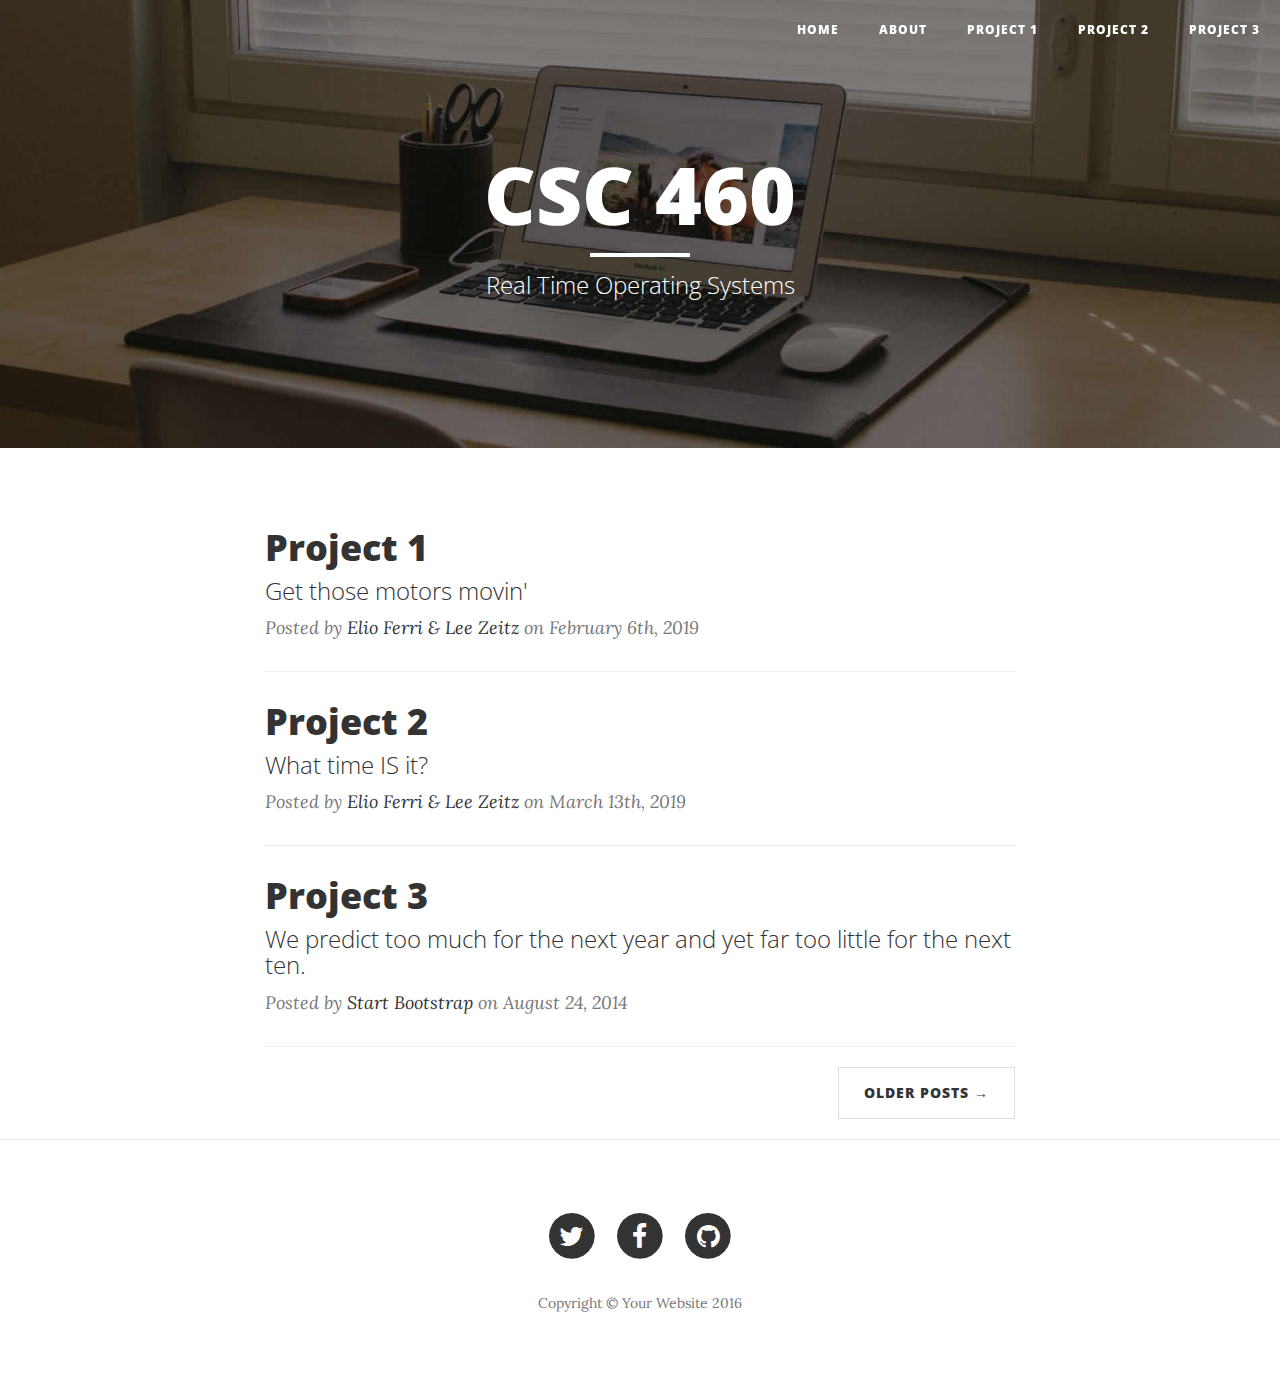
<file: index.html>
<!DOCTYPE html>
<html lang="en">

<head>

    <meta charset="utf-8">
    <meta http-equiv="X-UA-Compatible" content="IE=edge">
    <meta name="viewport" content="width=device-width, initial-scale=1">
    <meta name="description" content="">
    <meta name="author" content="">

    <title>CSC 460</title>

    <!-- Bootstrap Core CSS -->
    <link href="vendor/bootstrap/css/bootstrap.min.css" rel="stylesheet">

    <!-- Theme CSS -->
    <link href="css/clean-blog.min.css" rel="stylesheet">

    <!-- Custom Fonts -->
    <link href="vendor/font-awesome/css/font-awesome.min.css" rel="stylesheet" type="text/css">
    <link href='https://fonts.googleapis.com/css?family=Lora:400,700,400italic,700italic' rel='stylesheet' type='text/css'>
    <link href='https://fonts.googleapis.com/css?family=Open+Sans:300italic,400italic,600italic,700italic,800italic,400,300,600,700,800' rel='stylesheet' type='text/css'>

    <!-- HTML5 Shim and Respond.js IE8 support of HTML5 elements and media queries -->
    <!-- WARNING: Respond.js doesn't work if you view the page via file:// -->
    <!--[if lt IE 9]>
        <script src="https://oss.maxcdn.com/libs/html5shiv/3.7.0/html5shiv.js"></script>
        <script src="https://oss.maxcdn.com/libs/respond.js/1.4.2/respond.min.js"></script>
    <![endif]-->

</head>

<body>

    <!-- Navigation -->
    <nav class="navbar navbar-default navbar-custom navbar-fixed-top">
        <div class="container-fluid">
            <!-- Brand and toggle get grouped for better mobile display -->
            <!--
            <div class="navbar-header page-scroll">
                <button type="button" class="navbar-toggle" data-toggle="collapse" data-target="#bs-example-navbar-collapse-1">
                    <span class="sr-only">Toggle navigation</span>
                    Menu <i class="fa fa-bars"></i>
                </button>
                <a class="navbar-brand" href="index.html">Start Bootstrap</a>
            </div>
            -->

            <!-- Collect the nav links, forms, and other content for toggling -->
            <div class="collapse navbar-collapse" id="bs-example-navbar-collapse-1">
                <ul class="nav navbar-nav navbar-right">
                    <li>
                        <a href="index.html">Home</a>
                    </li>
                    <li>
                        <a href="about.html">About</a>
                    </li>
                    <li>
                        <a href="project1.html">Project 1</a>
                    </li>
                    <li>
                        <a href="project2.html">Project 2</a>
                    </li>
                    <li>
                        <a href="project3.html">Project 3</a>
                    </li>
                </ul>
            </div>
            <!-- /.navbar-collapse -->
        </div>
        <!-- /.container -->
    </nav>

    <!-- Page Header -->
    <!-- Set your background image for this header on the line below. -->
    <header class="intro-header" style="background-image: url('img/home-bg.jpg')">
        <div class="container">
            <div class="row">
                <div class="col-lg-8 col-lg-offset-2 col-md-10 col-md-offset-1">
                    <div class="site-heading">
                        <h1>CSC 460</h1>
                        <hr class="small">
                        <span class="subheading">Real Time Operating Systems</span>
                    </div>
                </div>
            </div>
        </div>
    </header>

    <!-- Main Content -->
    <div class="container">
        <div class="row">
            <div class="col-lg-8 col-lg-offset-2 col-md-10 col-md-offset-1">
                <div class="post-preview">
                    <a href="project1.html">
                        <h2 class="post-title">
                            Project 1
                        </h2>
                        <h3 class="post-subtitle">
                            Get those motors movin'
                        </h3>
                    </a>
                    <p class="post-meta">Posted by <a href="about.html">Elio Ferri & Lee Zeitz</a> on February 6th, 2019</p>
                </div>
                <hr>
                <div class="post-preview">
                    <a href="project2.html">
                        <h2 class="post-title">
                            Project 2
                        </h2>
                        <h3 class="post-subtitle">
                            What time IS it?
                        </h3>
                    </a>
                    <p class="post-meta">Posted by <a href="about.html">Elio Ferri & Lee Zeitz</a> on March 13th, 2019</p>
                </div>
                <hr>
                <div class="post-preview">
                    <a href="project3.html">
                        <h2 class="post-title">
                            Project 3
                        </h2>
                        <h3 class="post-subtitle">
                            We predict too much for the next year and yet far too little for the next ten.
                        </h3>
                    </a>
                    <p class="post-meta">Posted by <a href="#">Start Bootstrap</a> on August 24, 2014</p>
                </div>
                <hr>
                <!-- Pager -->
                <ul class="pager">
                    <li class="next">
                        <a href="#">Older Posts &rarr;</a>
                    </li>
                </ul>
            </div>
        </div>
    </div>

    <hr>

    <!-- Footer -->
    <footer>
        <div class="container">
            <div class="row">
                <div class="col-lg-8 col-lg-offset-2 col-md-10 col-md-offset-1">
                    <ul class="list-inline text-center">
                        <li>
                            <a href="#">
                                <span class="fa-stack fa-lg">
                                    <i class="fa fa-circle fa-stack-2x"></i>
                                    <i class="fa fa-twitter fa-stack-1x fa-inverse"></i>
                                </span>
                            </a>
                        </li>
                        <li>
                            <a href="#">
                                <span class="fa-stack fa-lg">
                                    <i class="fa fa-circle fa-stack-2x"></i>
                                    <i class="fa fa-facebook fa-stack-1x fa-inverse"></i>
                                </span>
                            </a>
                        </li>
                        <li>
                            <a href="#">
                                <span class="fa-stack fa-lg">
                                    <i class="fa fa-circle fa-stack-2x"></i>
                                    <i class="fa fa-github fa-stack-1x fa-inverse"></i>
                                </span>
                            </a>
                        </li>
                    </ul>
                    <p class="copyright text-muted">Copyright &copy; Your Website 2016</p>
                </div>
            </div>
        </div>
    </footer>

    <!-- jQuery -->
    <script src="vendor/jquery/jquery.min.js"></script>

    <!-- Bootstrap Core JavaScript -->
    <script src="vendor/bootstrap/js/bootstrap.min.js"></script>

    <!-- Contact Form JavaScript -->
    <script src="js/jqBootstrapValidation.js"></script>
    <script src="js/contact_me.js"></script>

    <!-- Theme JavaScript -->
    <script src="js/clean-blog.min.js"></script>

</body>

</html>
</file>
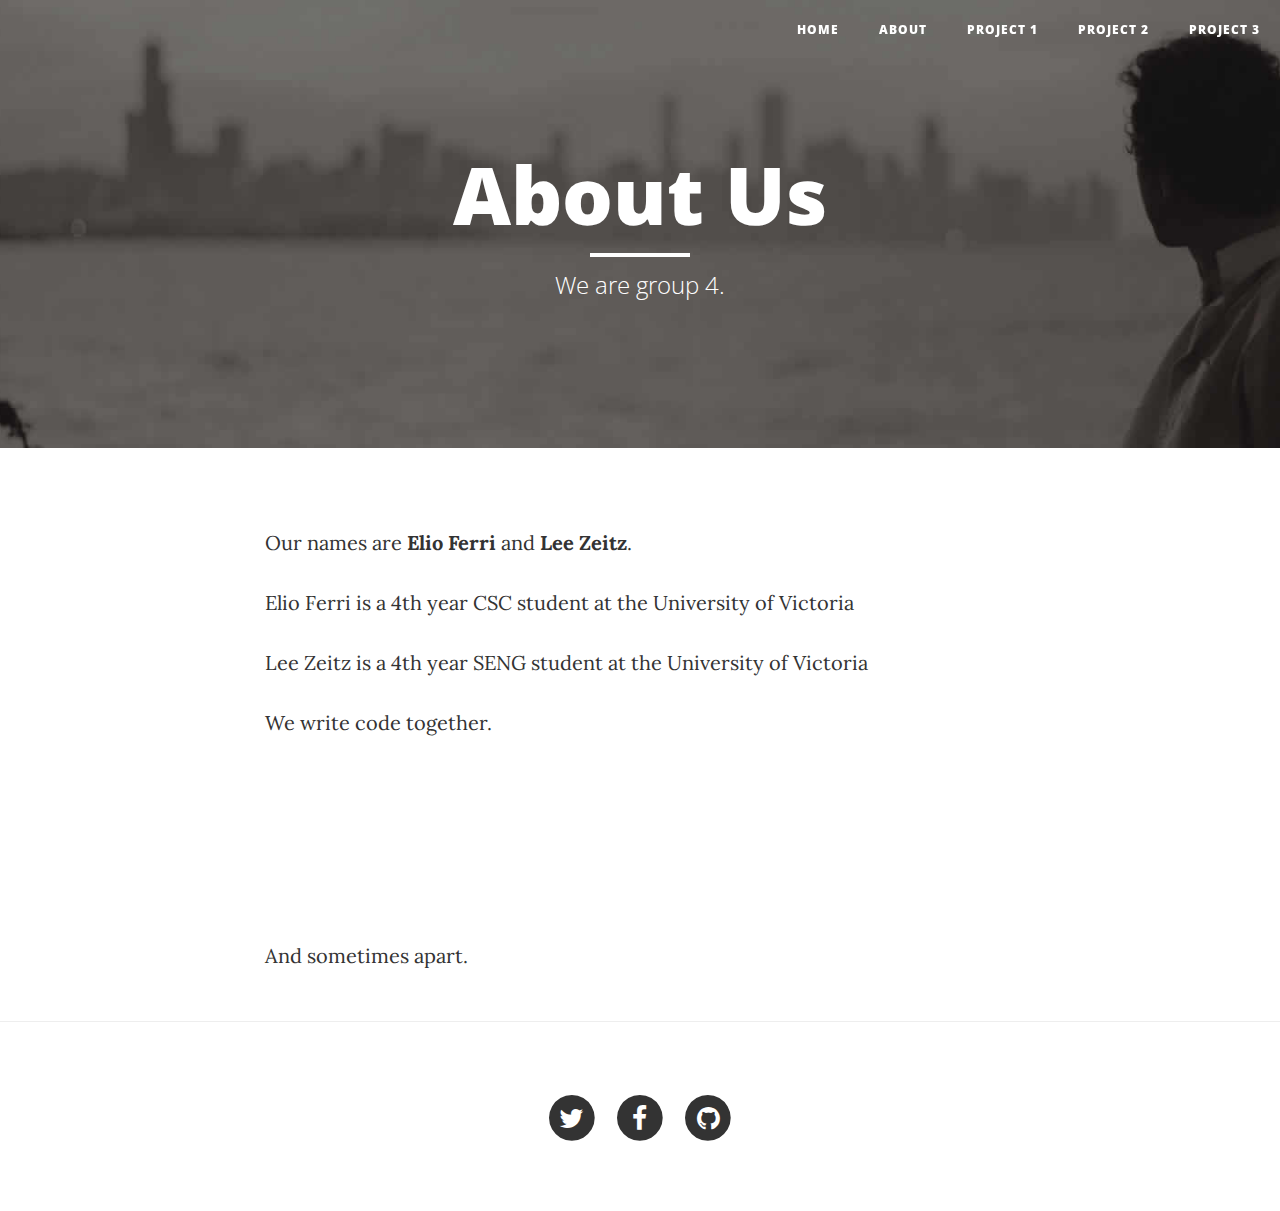
<file: about.html>
<!DOCTYPE html>
<html lang="en">

<head>

    <meta charset="utf-8">
    <meta http-equiv="X-UA-Compatible" content="IE=edge">
    <meta name="viewport" content="width=device-width, initial-scale=1">
    <meta name="description" content="">
    <meta name="author" content="">

    <title>About</title>

    <!-- Bootstrap Core CSS -->
    <link href="vendor/bootstrap/css/bootstrap.min.css" rel="stylesheet">

    <!-- Theme CSS -->
    <link href="css/clean-blog.min.css" rel="stylesheet">

    <!-- Custom Fonts -->
    <link href="vendor/font-awesome/css/font-awesome.min.css" rel="stylesheet" type="text/css">
    <link href='https://fonts.googleapis.com/css?family=Lora:400,700,400italic,700italic' rel='stylesheet' type='text/css'>
    <link href='https://fonts.googleapis.com/css?family=Open+Sans:300italic,400italic,600italic,700italic,800italic,400,300,600,700,800' rel='stylesheet' type='text/css'>

    <!-- HTML5 Shim and Respond.js IE8 support of HTML5 elements and media queries -->
    <!-- WARNING: Respond.js doesn't work if you view the page via file:// -->
    <!--[if lt IE 9]>
        <script src="https://oss.maxcdn.com/libs/html5shiv/3.7.0/html5shiv.js"></script>
        <script src="https://oss.maxcdn.com/libs/respond.js/1.4.2/respond.min.js"></script>
    <![endif]-->

</head>

<body>

    <!-- Navigation -->
    <nav class="navbar navbar-default navbar-custom navbar-fixed-top">
        <div class="container-fluid">
            <!-- Brand and toggle get grouped for better mobile display -->
            <!--
            <div class="navbar-header page-scroll">
                <button type="button" class="navbar-toggle" data-toggle="collapse" data-target="#bs-example-navbar-collapse-1">
                    <span class="sr-only">Toggle navigation</span>
                    Menu <i class="fa fa-bars"></i>
                </button>
                <a class="navbar-brand" href="index.html">Start Bootstrap</a>
            </div>
            -->

            <!-- Collect the nav links, forms, and other content for toggling -->
            <div class="collapse navbar-collapse" id="bs-example-navbar-collapse-1">
                <ul class="nav navbar-nav navbar-right">
                    <li>
                        <a href="index.html">Home</a>
                    </li>
                    <li>
                        <a href="about.html">About</a>
                    </li>
                    <li>
                        <a href="project1.html">Project 1</a>
                    </li>
                    <li>
                        <a href="project2.html">Project 2</a>
                    </li>
                    <li>
                        <a href="project3.html">Project 3</a>
                    </li>
                </ul>
            </div>
            <!-- /.navbar-collapse -->
        </div>
        <!-- /.container -->
    </nav>

    <!-- Page Header -->
    <!-- Set your background image for this header on the line below. -->
    <header class="intro-header" style="background-image: url('img/about-bg.jpg')">
        <div class="container">
            <div class="row">
                <div class="col-lg-8 col-lg-offset-2 col-md-10 col-md-offset-1">
                    <div class="page-heading">
                        <h1>About Us</h1>
                        <hr class="small">
                        <span class="subheading">We are group 4.</span>
                    </div>
                </div>
            </div>
        </div>
    </header>

    <!-- Main Content -->
    <div class="container">
        <div class="row">
            <div class="col-lg-8 col-lg-offset-2 col-md-10 col-md-offset-1">
            <p>Our names are <strong>Elio Ferri</strong> and <strong>Lee Zeitz</strong>.</p>
            <p>Elio Ferri is a 4th year CSC student at the University of Victoria</p>
            <p>Lee Zeitz is a 4th year SENG student at the University of Victoria</p>
            <p>We write code together.</p>
            <br><br><br><br><br>
            <p>And sometimes apart.</p>
            </div>
        </div>
    </div>

    <hr>

    <!-- Footer -->
    <footer>
        <div class="container">
            <div class="row">
                <div class="col-lg-8 col-lg-offset-2 col-md-10 col-md-offset-1">
                    <ul class="list-inline text-center">
                        <li>
                            <a href="#">
                                <span class="fa-stack fa-lg">
                                    <i class="fa fa-circle fa-stack-2x"></i>
                                    <i class="fa fa-twitter fa-stack-1x fa-inverse"></i>
                                </span>
                            </a>
                        </li>
                        <li>
                            <a href="#">
                                <span class="fa-stack fa-lg">
                                    <i class="fa fa-circle fa-stack-2x"></i>
                                    <i class="fa fa-facebook fa-stack-1x fa-inverse"></i>
                                </span>
                            </a>
                        </li>
                        <li>
                            <a href="#">
                                <span class="fa-stack fa-lg">
                                    <i class="fa fa-circle fa-stack-2x"></i>
                                    <i class="fa fa-github fa-stack-1x fa-inverse"></i>
                                </span>
                            </a>
                        </li>
                    </ul>
                </div>
            </div>
        </div>
    </footer>

    <!-- jQuery -->
    <script src="vendor/jquery/jquery.min.js"></script>

    <!-- Bootstrap Core JavaScript -->
    <script src="vendor/bootstrap/js/bootstrap.min.js"></script>

    <!-- Contact Form JavaScript -->
    <script src="js/jqBootstrapValidation.js"></script>
    <script src="js/contact_me.js"></script>

    <!-- Theme JavaScript -->
    <script src="js/clean-blog.min.js"></script>

</body>

</html>
</file>
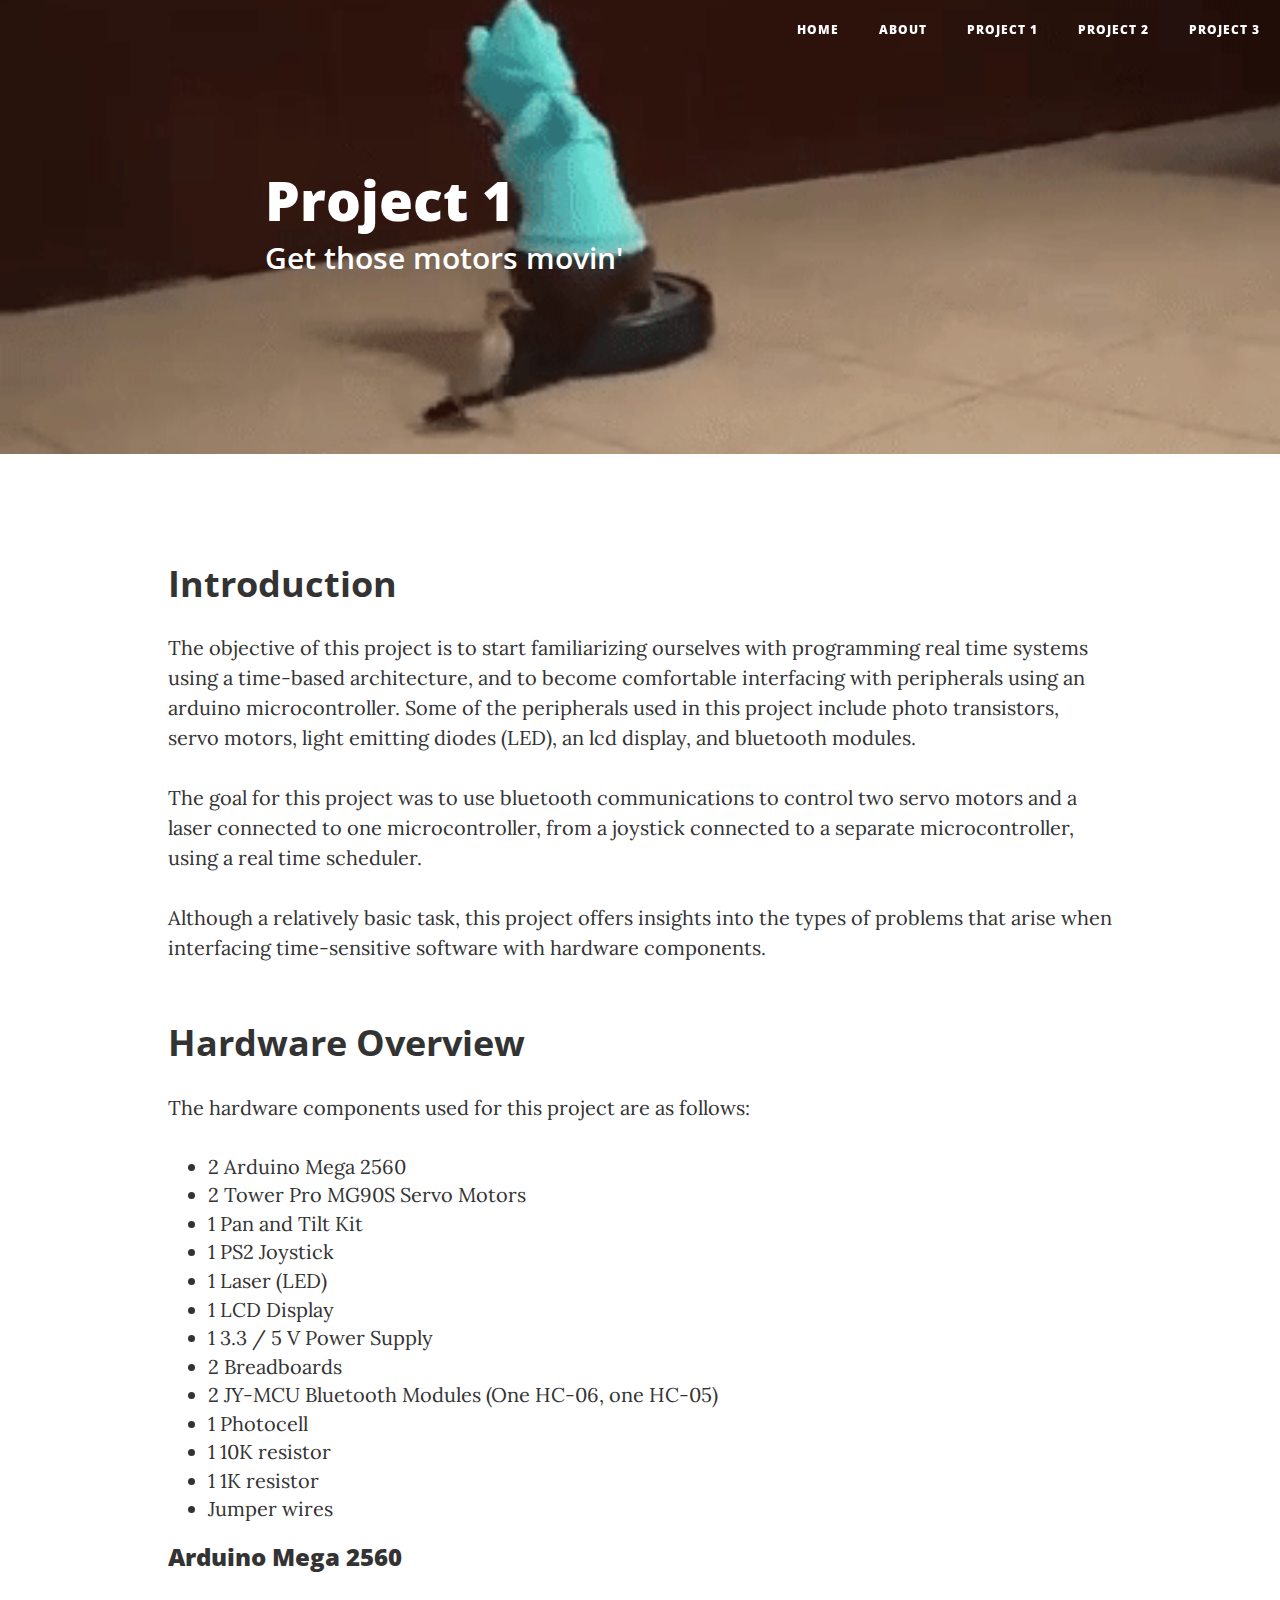
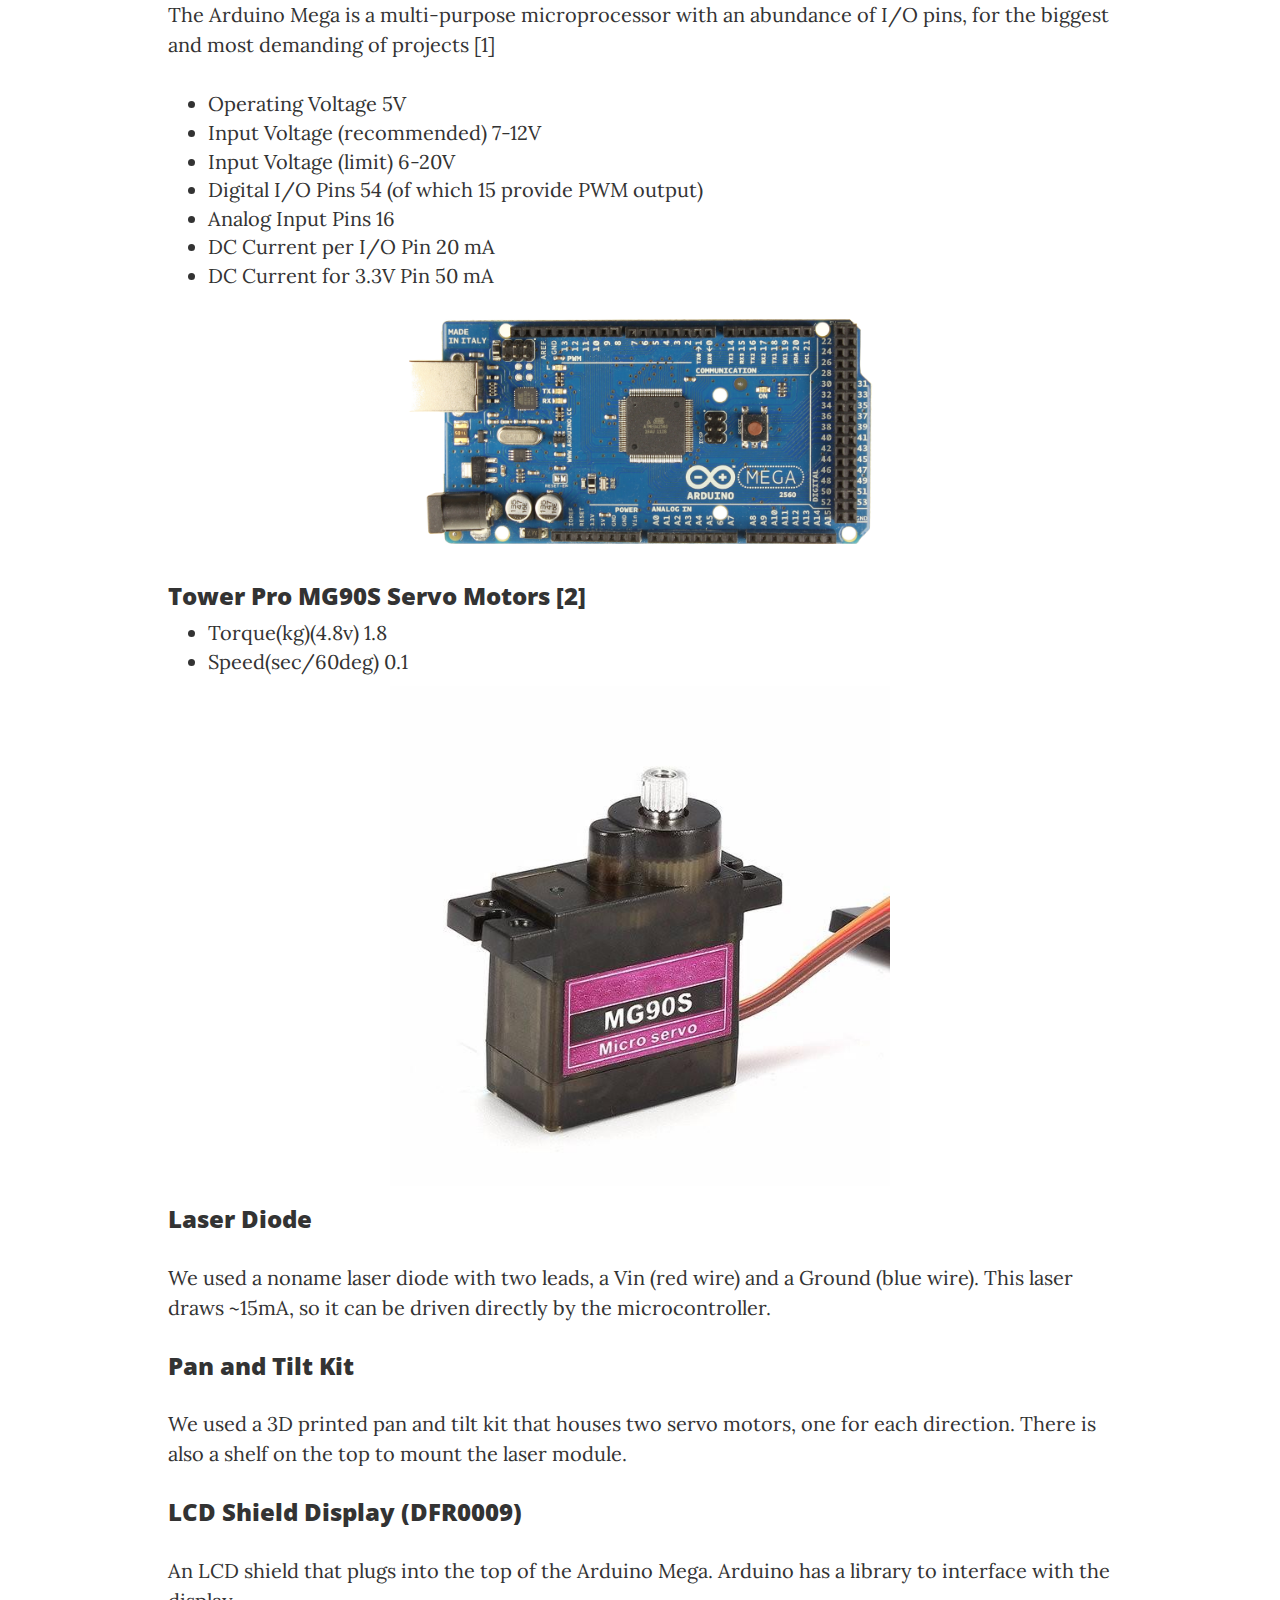
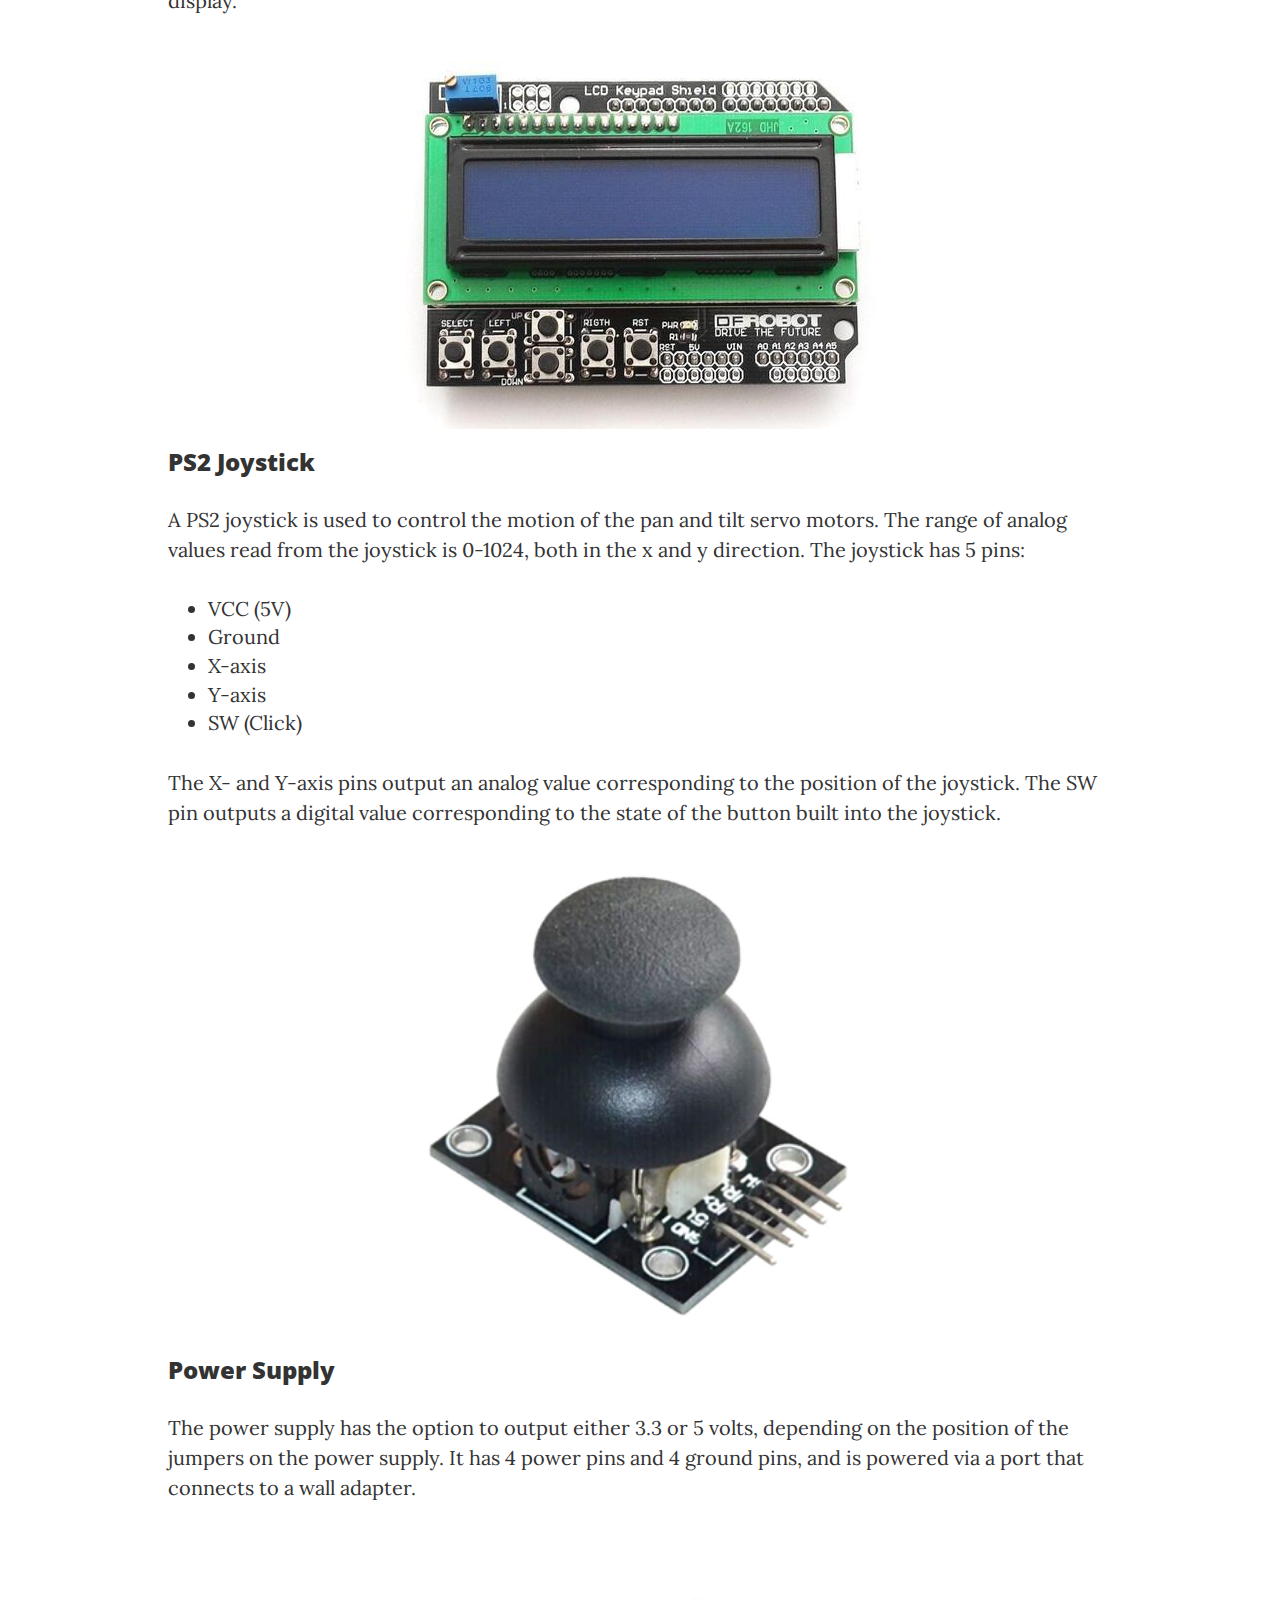
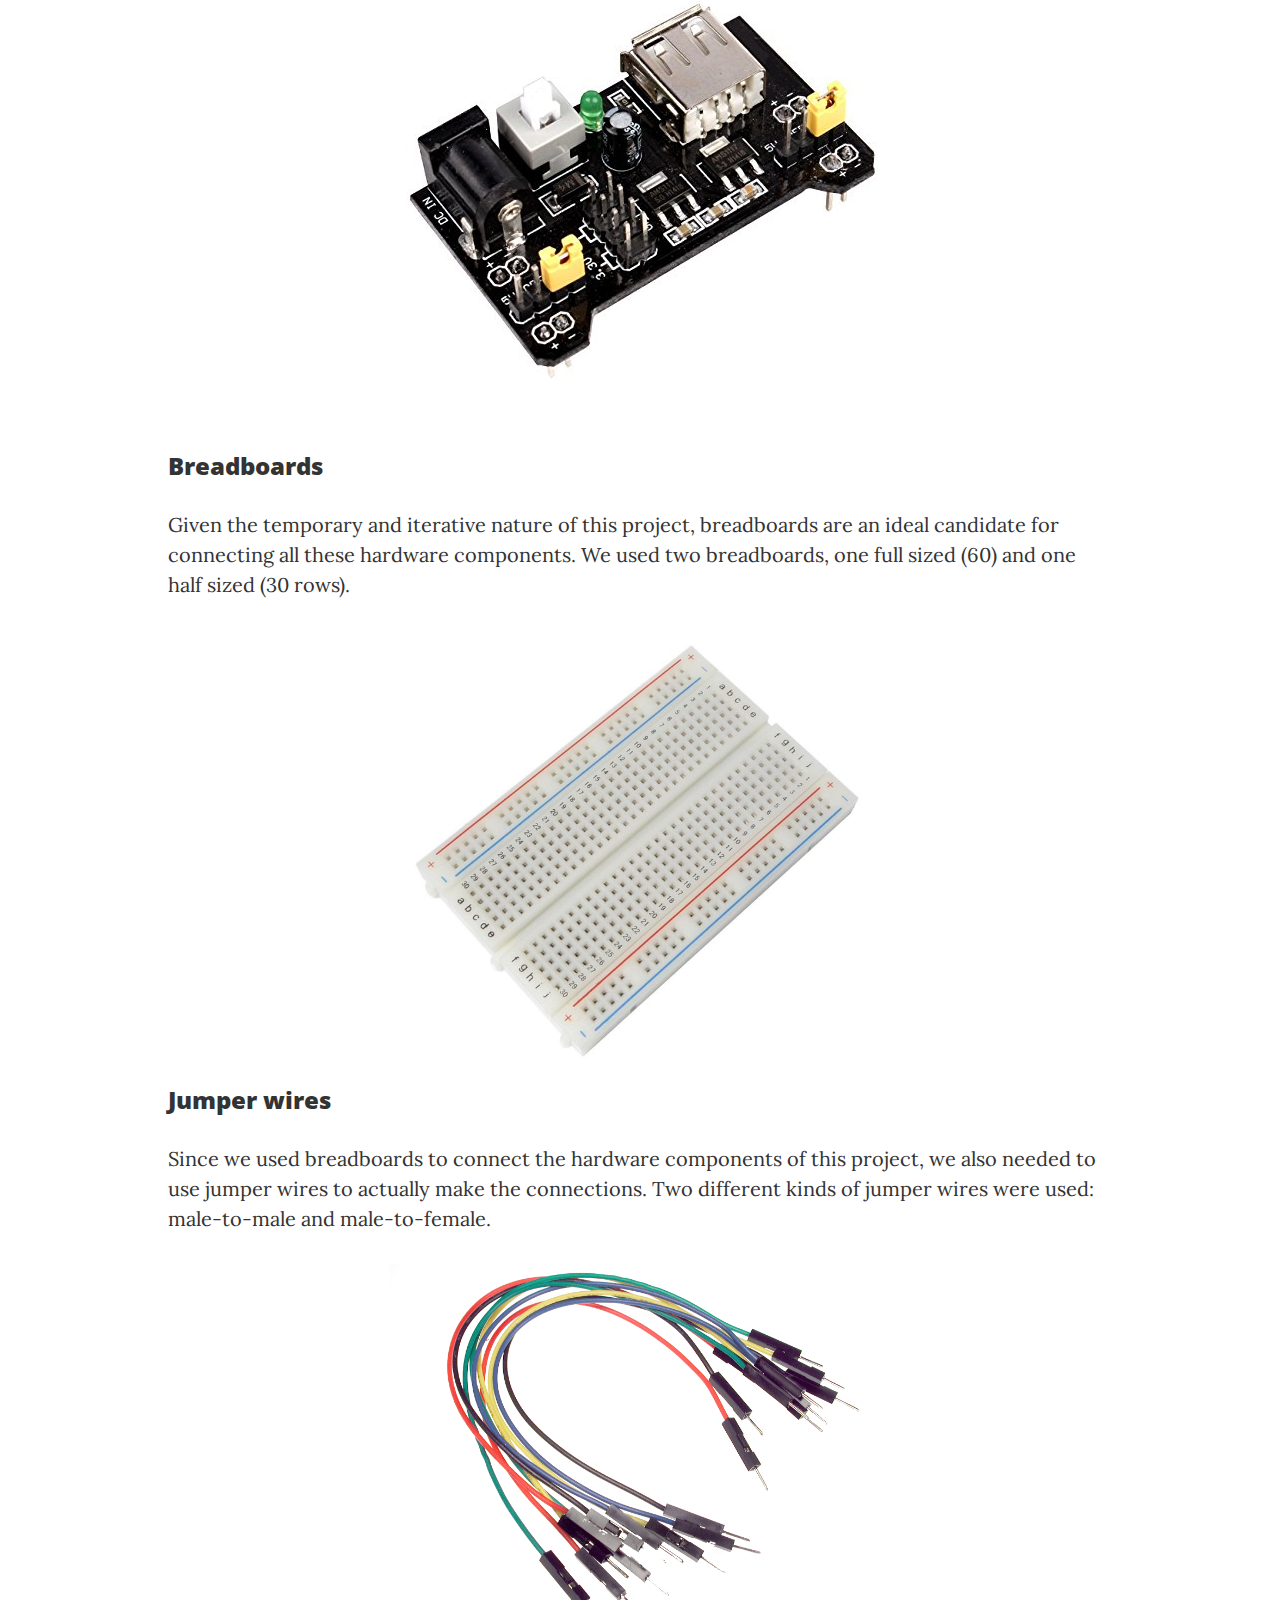
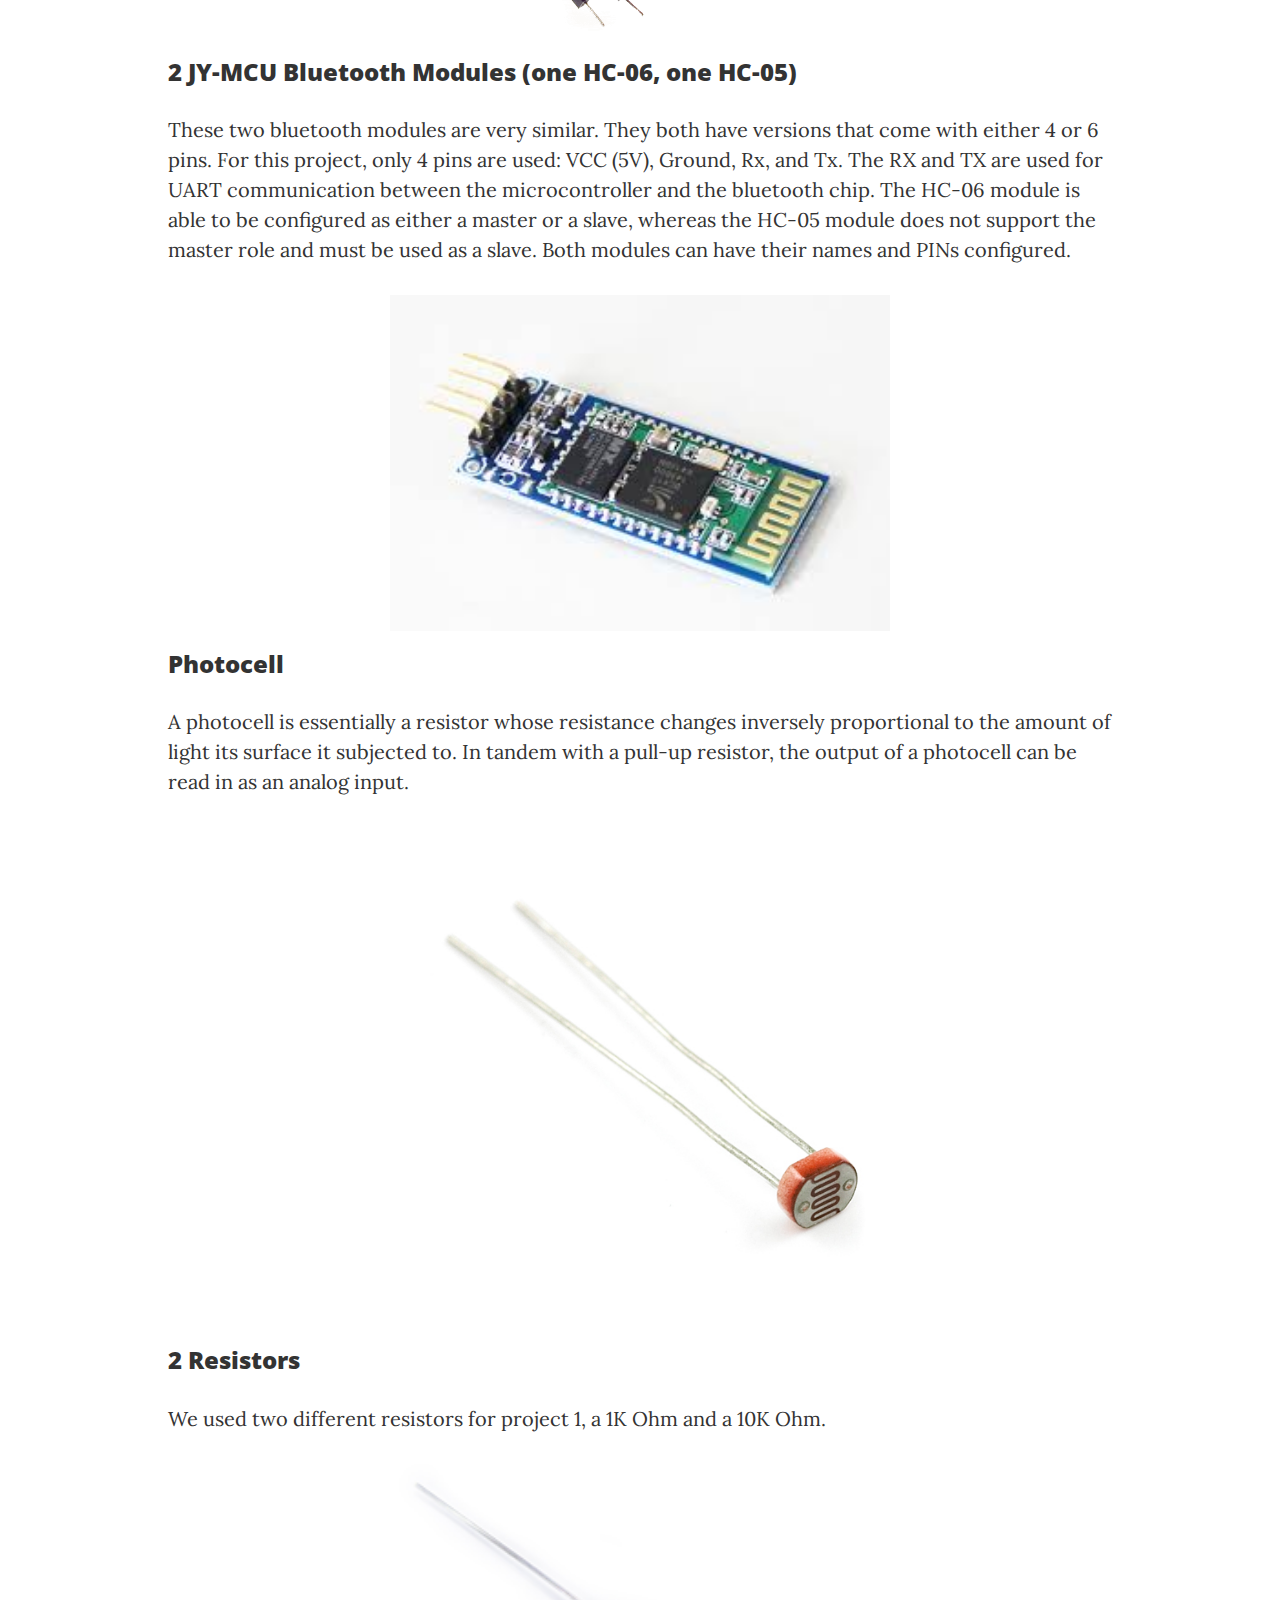
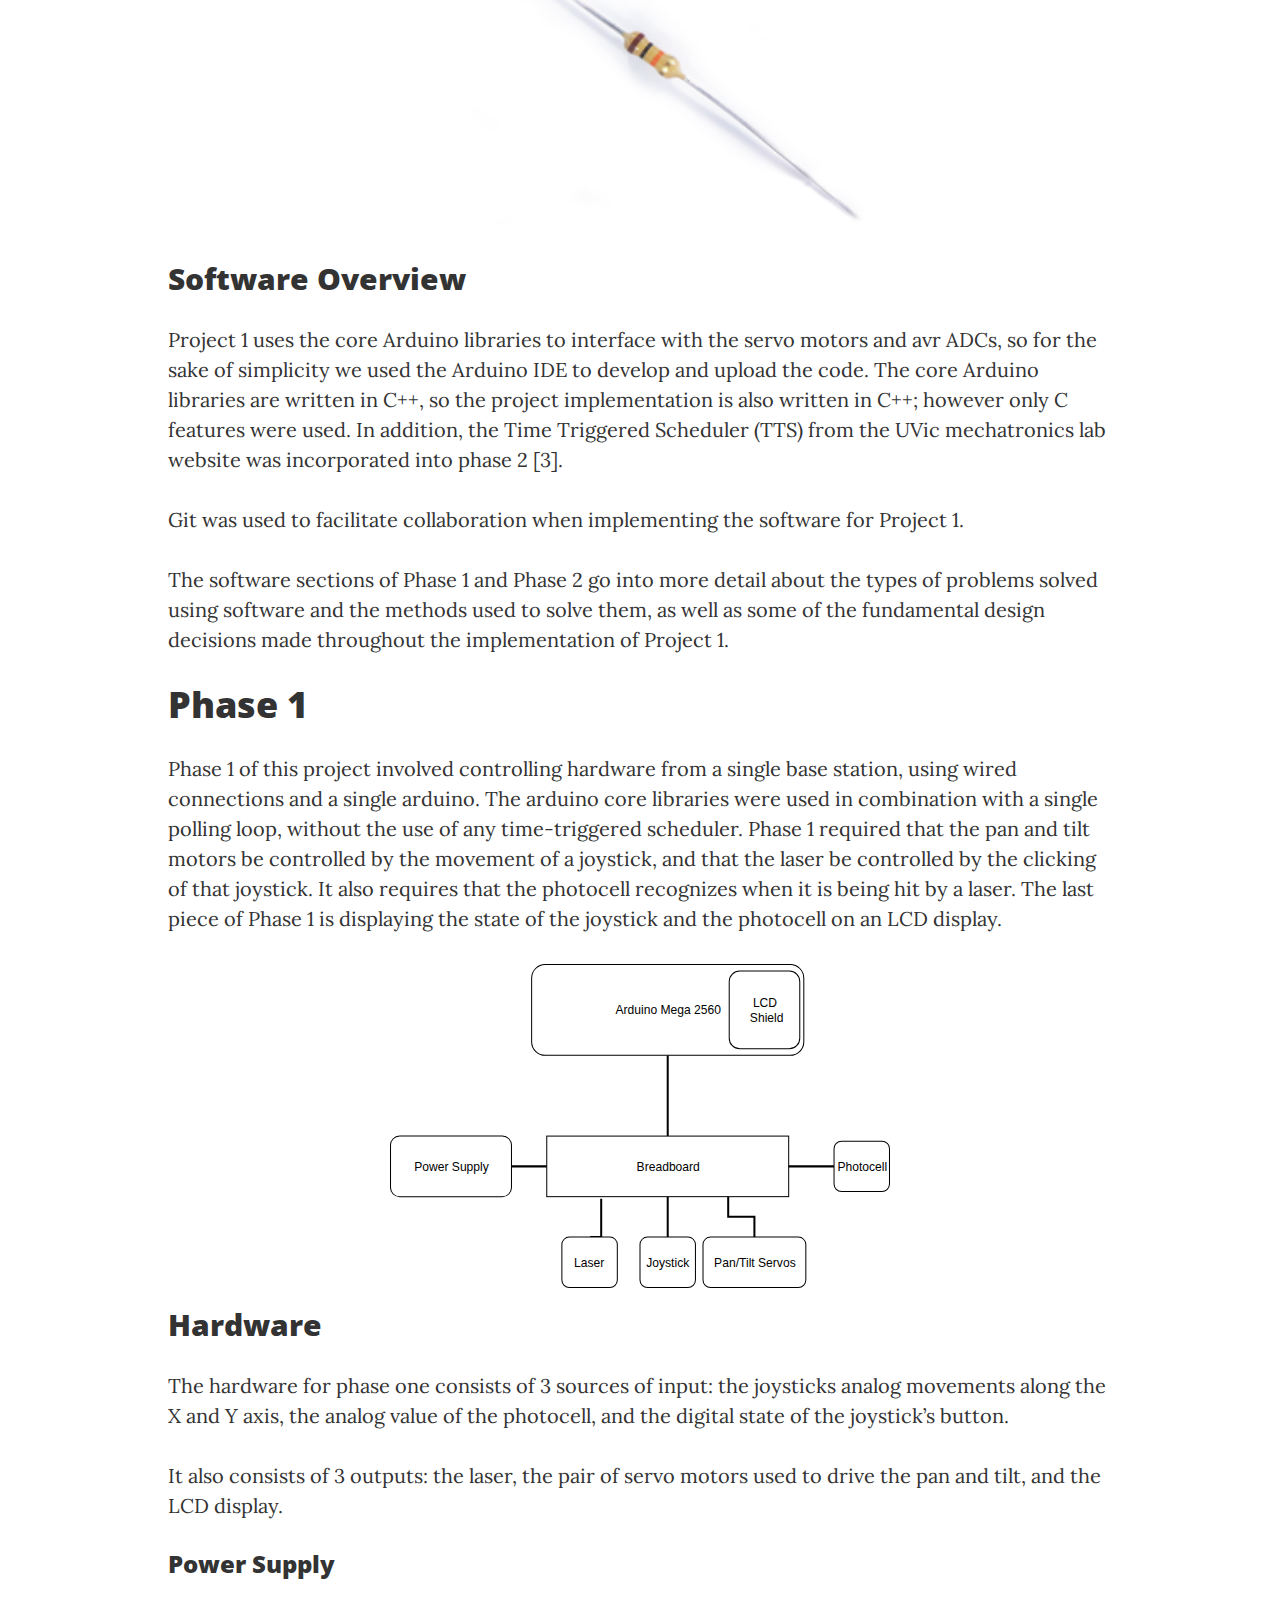
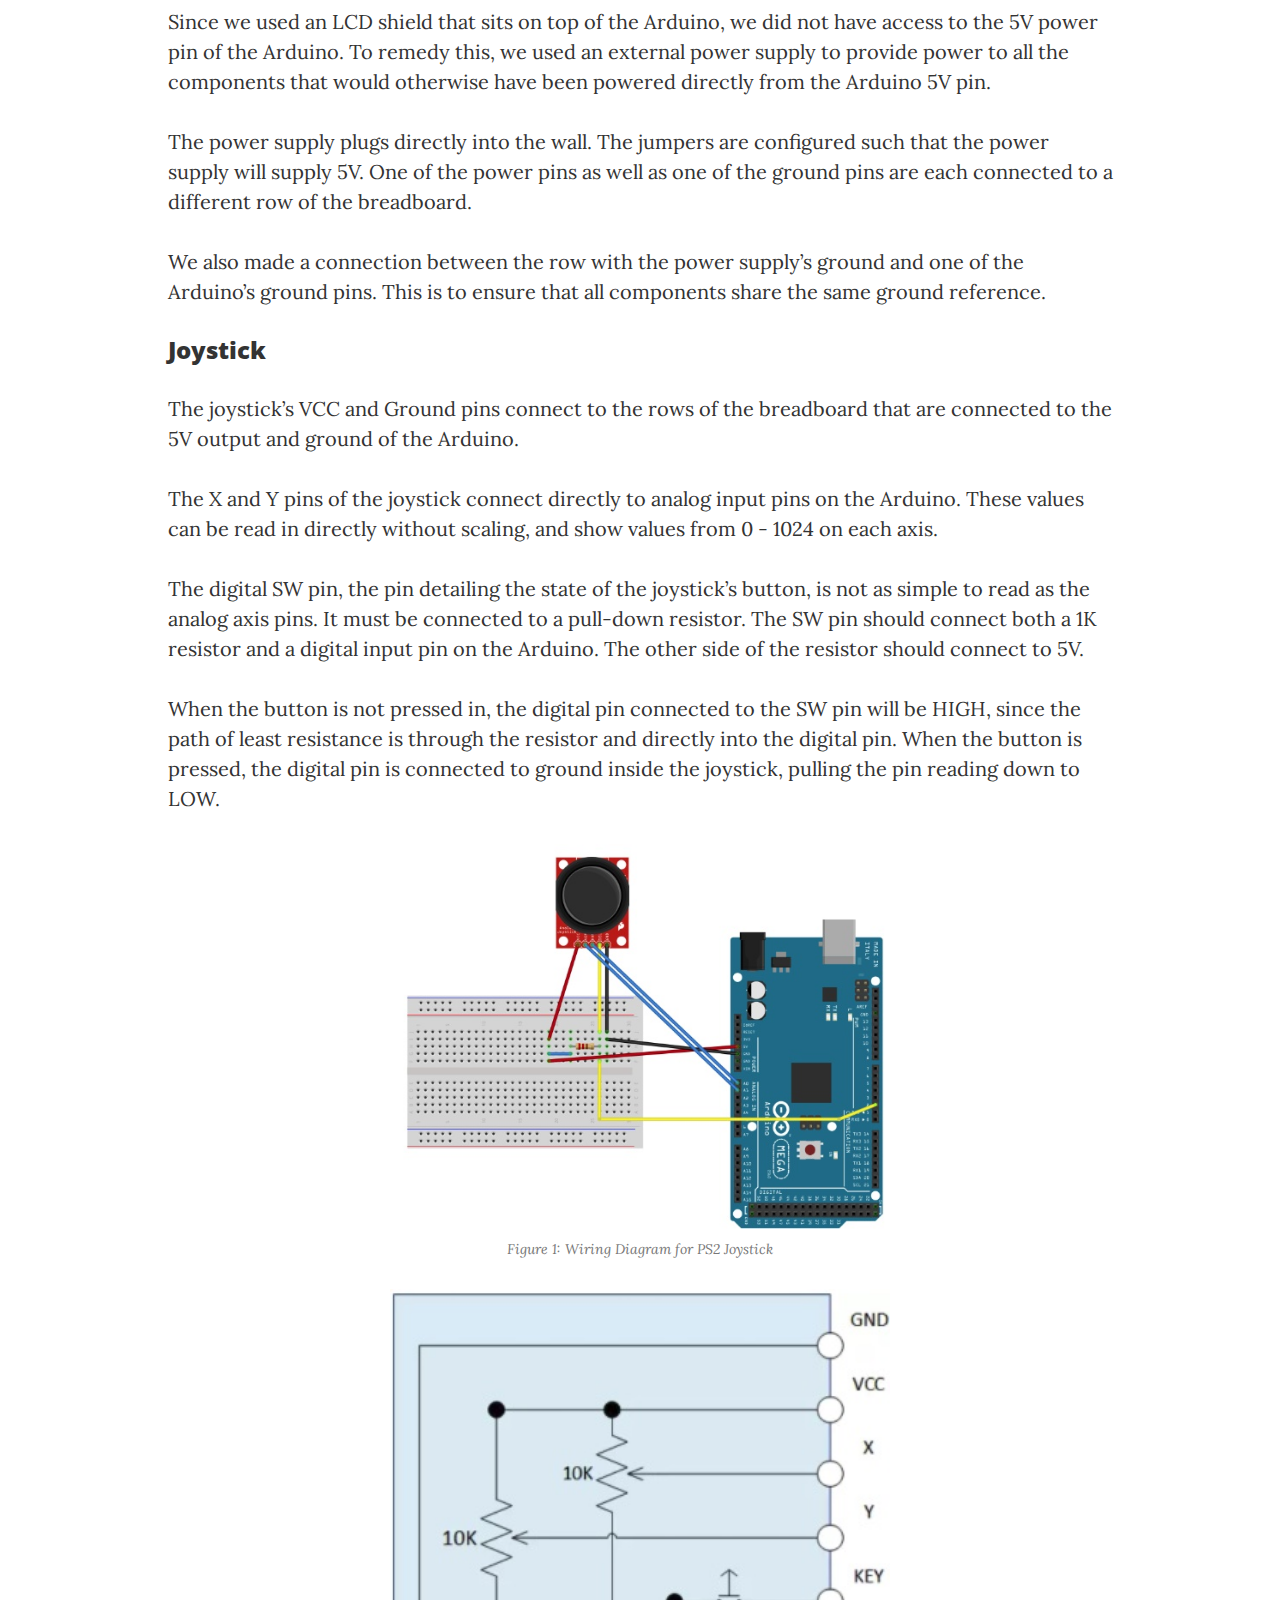
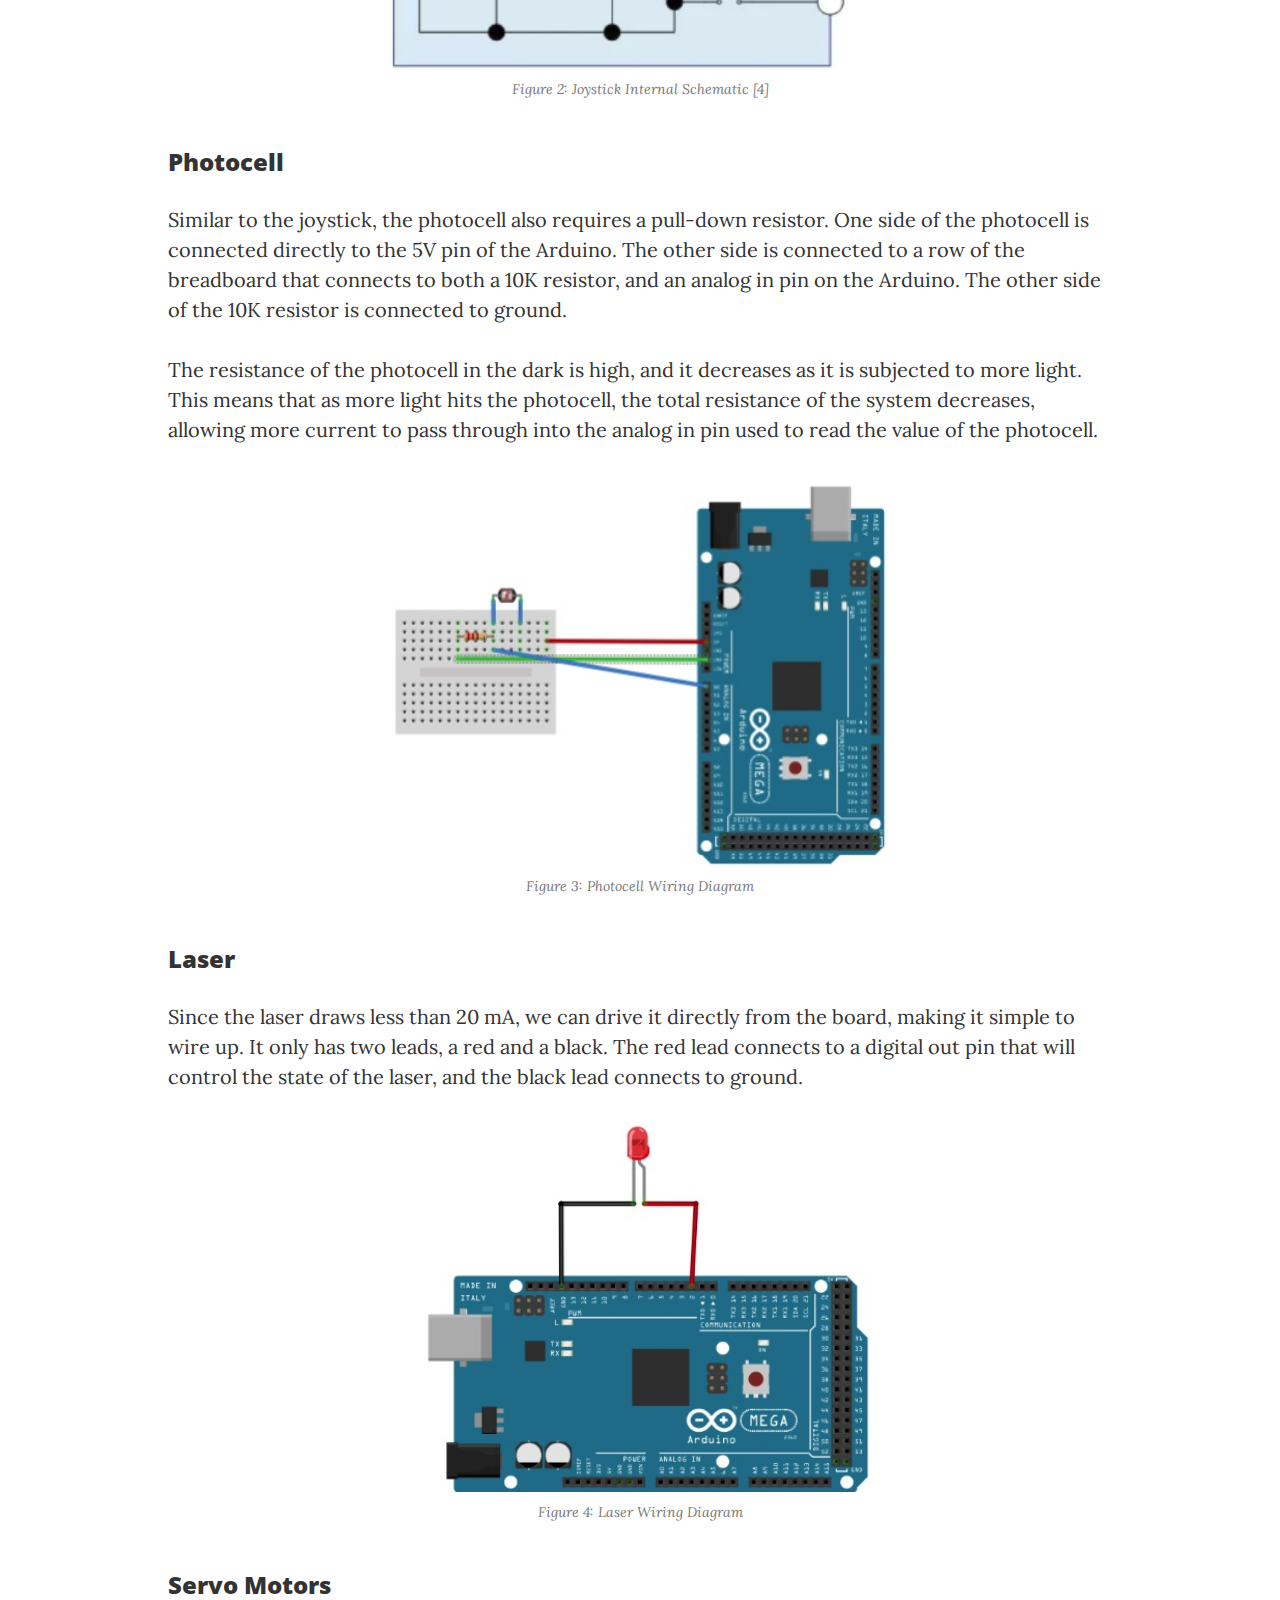
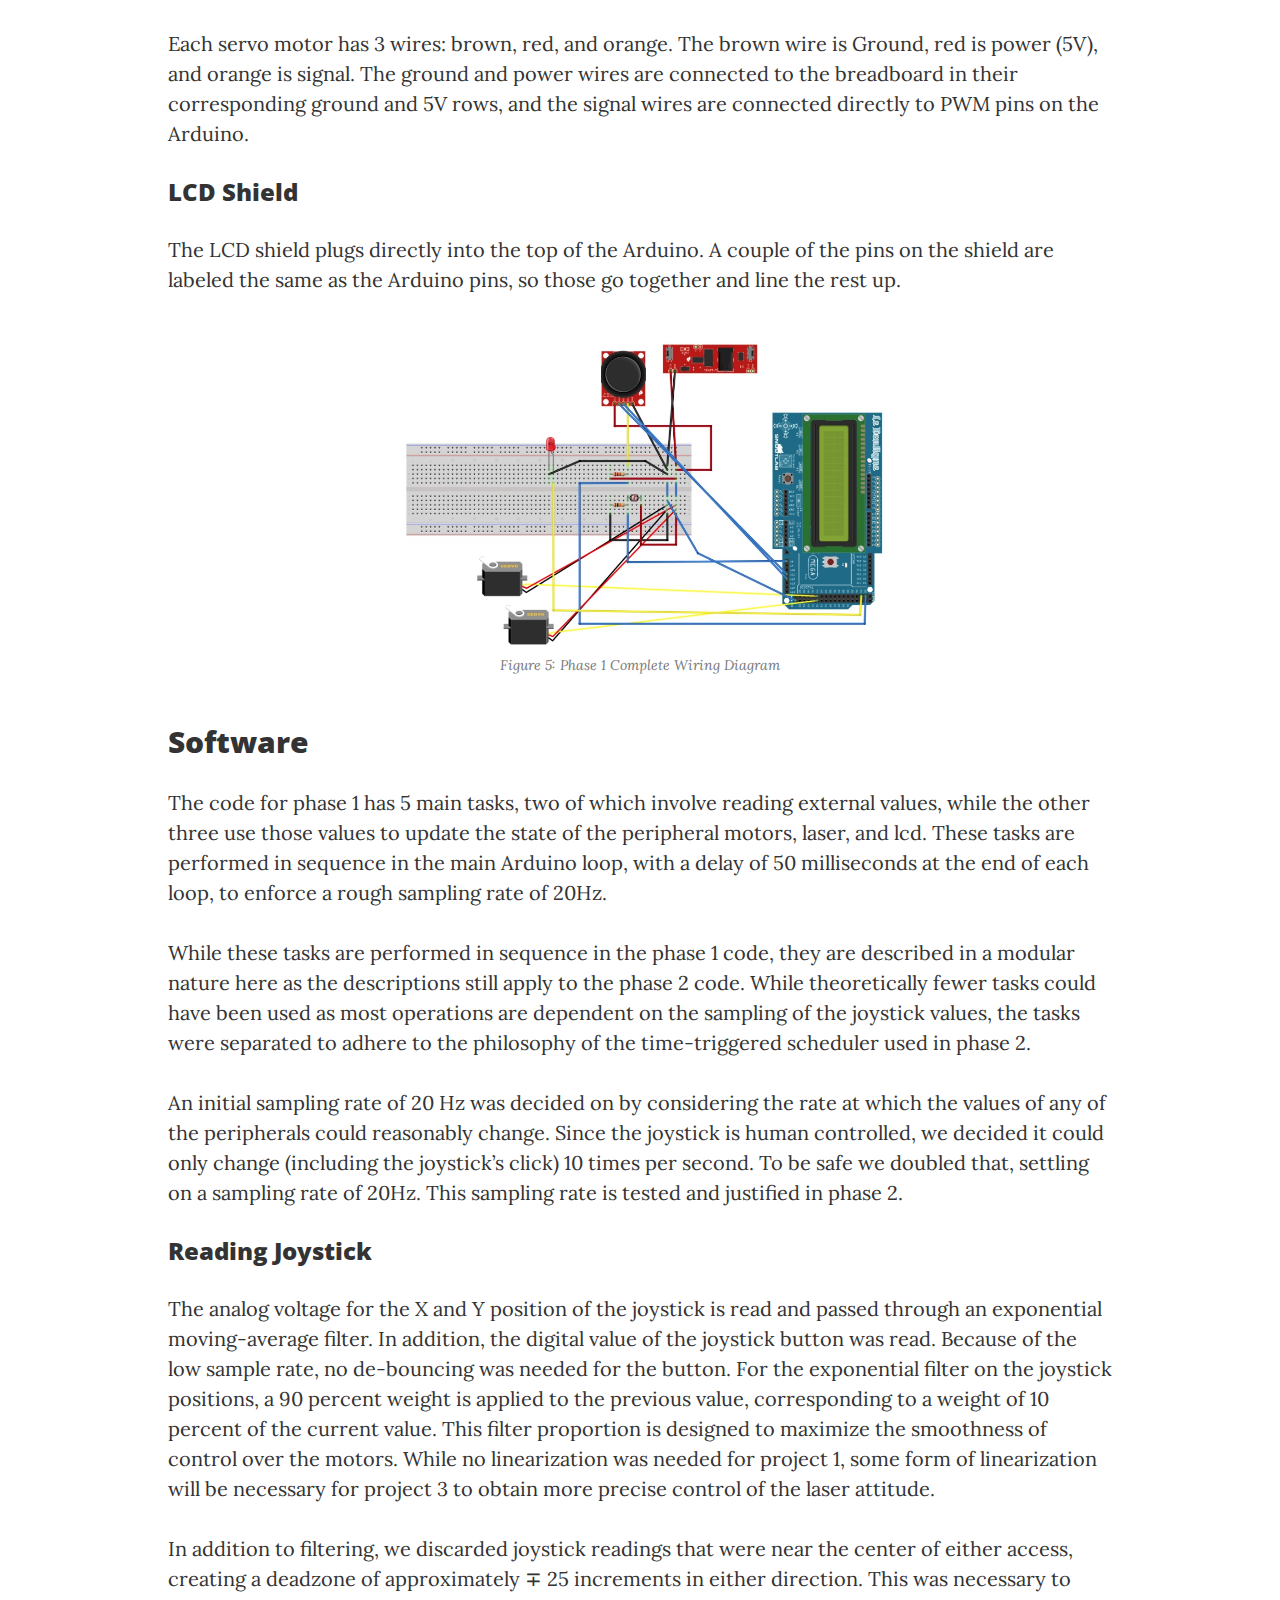
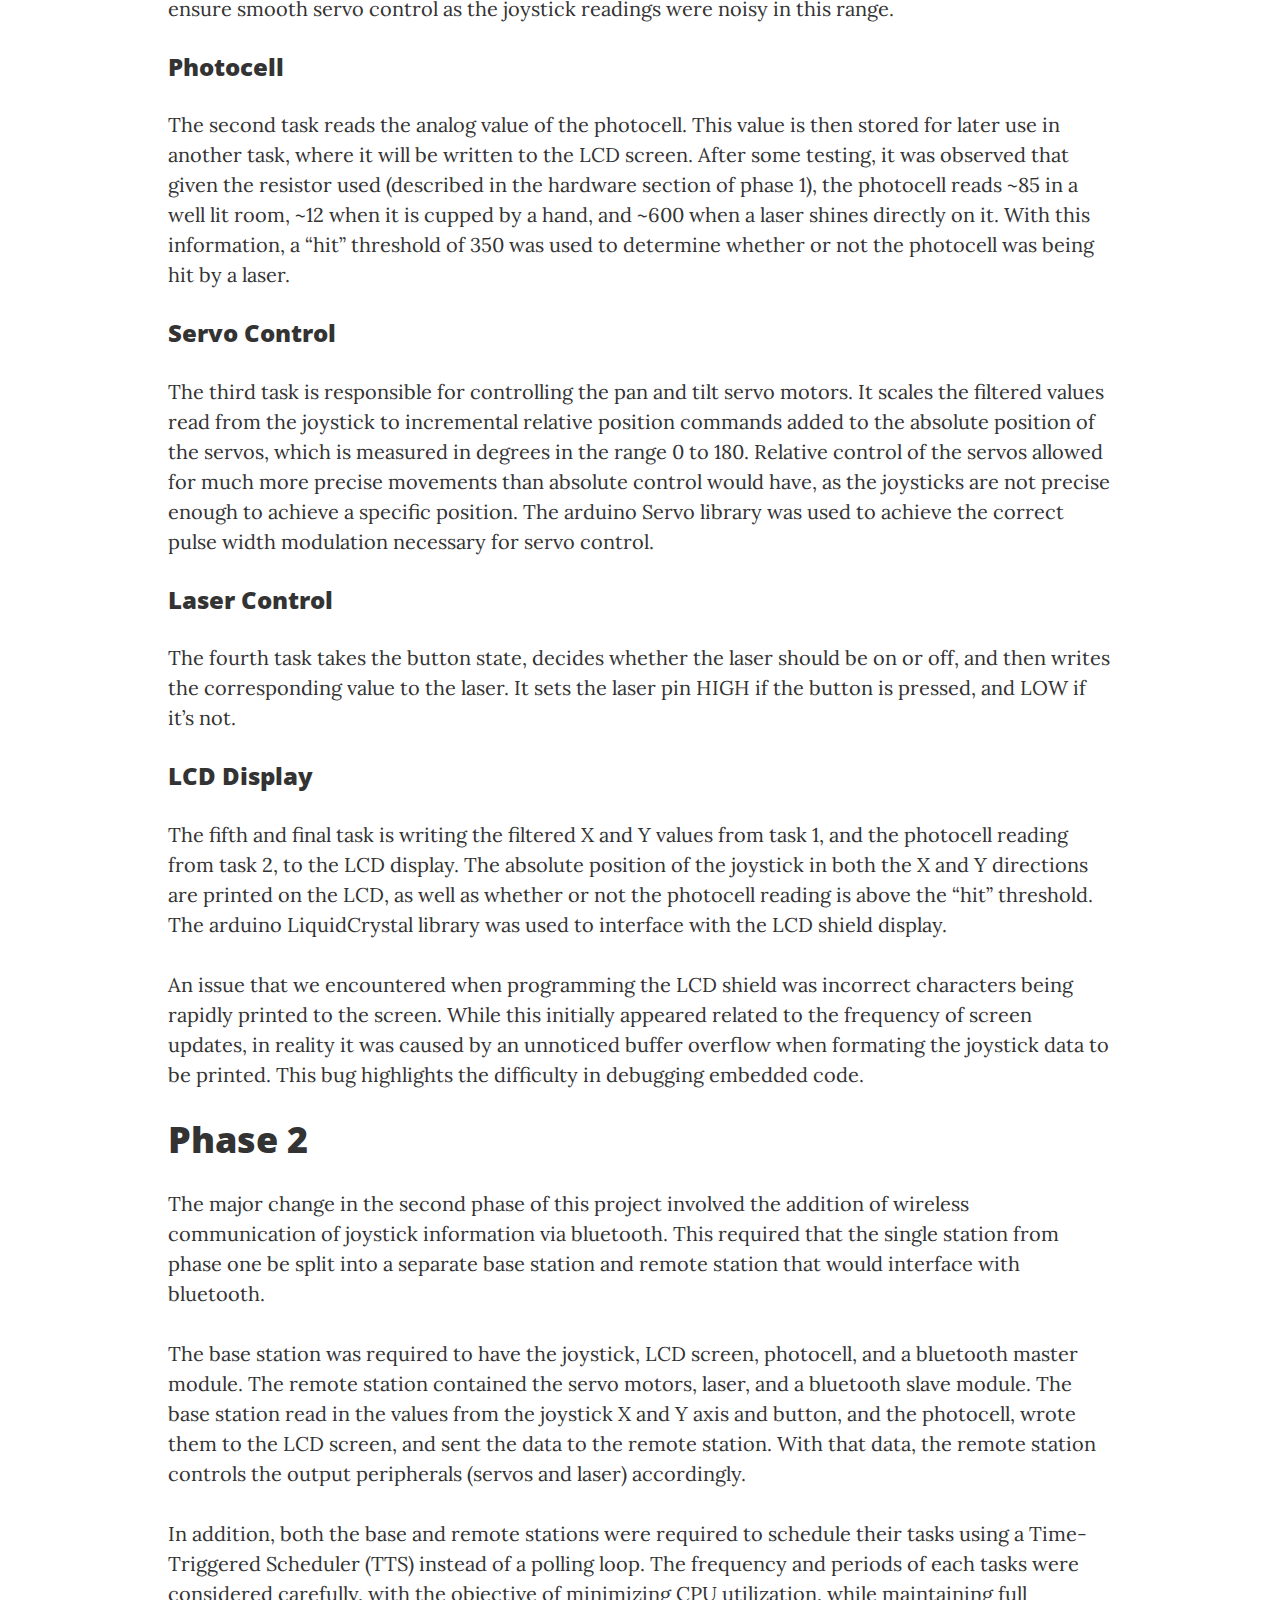
<file: project1.html>
<!DOCTYPE html>
<html lang="en">

<head>

    <meta charset="utf-8">
    <meta http-equiv="X-UA-Compatible" content="IE=edge">
    <meta name="viewport" content="width=device-width, initial-scale=1">
    <meta name="description" content="">
    <meta name="author" content="">
    <link rel="shortcut icon" type="image/gif" href="./img/cat_roomba.gif"/>


    <title>Project 1</title>

    <!-- Bootstrap Core CSS -->
    <link href="vendor/bootstrap/css/bootstrap.min.css" rel="stylesheet">

    <!-- Theme CSS -->
    <link href="css/clean-blog.min.css" rel="stylesheet">

    <!-- Custom Fonts -->
    <link href="vendor/font-awesome/css/font-awesome.min.css" rel="stylesheet" type="text/css">
    <link href='https://fonts.googleapis.com/css?family=Lora:400,700,400italic,700italic' rel='stylesheet' type='text/css'>
    <link href='https://fonts.googleapis.com/css?family=Open+Sans:300italic,400italic,600italic,700italic,800italic,400,300,600,700,800' rel='stylesheet' type='text/css'>

    <!-- HTML5 Shim and Respond.js IE8 support of HTML5 elements and media queries -->
    <!-- WARNING: Respond.js doesn't work if you view the page via file:// -->
    <!--[if lt IE 9]>
        <script src="https://oss.maxcdn.com/libs/html5shiv/3.7.0/html5shiv.js"></script>
        <script src="https://oss.maxcdn.com/libs/respond.js/1.4.2/respond.min.js"></script>
    <![endif]-->

</head>

<body>

    <!-- Navigation -->
   <nav class="navbar navbar-default navbar-custom navbar-fixed-top">
        <div class="container-fluid">
            <!-- Brand and toggle get grouped for better mobile display -->
            <!--
            <div class="navbar-header page-scroll">
                <button type="button" class="navbar-toggle" data-toggle="collapse" data-target="#bs-example-navbar-collapse-1">
                    <span class="sr-only">Toggle navigation</span>
                    Menu <i class="fa fa-bars"></i>
                </button>
                <a class="navbar-brand" href="index.html">Start Bootstrap</a>
            </div>
            -->

            <!-- Collect the nav links, forms, and other content for toggling -->
            <div class="collapse navbar-collapse" id="bs-example-navbar-collapse-1">
                <ul class="nav navbar-nav navbar-right">
                    <li>
                        <a href="index.html">Home</a>
                    </li>
                    <li>
                        <a href="about.html">About</a>
                    </li>
                    <li>
                        <a href="project1.html">Project 1</a>
                    </li>
                    <li>
                        <a href="project2.html">Project 2</a>
                    </li>
                    <li>
                        <a href="project3.html">Project 3</a>
                    </li>
                </ul>
            </div>
            <!-- /.navbar-collapse -->
        </div>
        <!-- /.container -->
    </nav>

    <!-- Page Header -->
    <!-- Set your background image for this header on the line below. -->
    <header class="intro-header" style="background-image: url('img/cat_roomba_banner.gif')">
        <div class="container">
            <div class="row">
                <div class="col-lg-8 col-lg-offset-2 col-md-10 col-md-offset-1">
                    <div class="post-heading">
                        <h1>Project 1</h1>
                        <h2 class="subheading">Get those motors movin'</h2>
                    </div>
                </div>
            </div>
        </div>
    </header>

    <!-- Post Content -->
    <article>
        <div class="container">
            <div class="row">
                <div class="col-lg-10 col-lg-offset-1 col-md-10 col-md-offset-1">

                    <h2 class="section-heading">Introduction</h2>
                    <p>The objective of this project is to start familiarizing ourselves with programming real time systems using a time-based architecture, and to become comfortable interfacing with peripherals using an arduino microcontroller. Some of the peripherals used in this project include photo transistors, servo motors, light emitting diodes (LED), an lcd display, and bluetooth modules.</p>
                    <p>The goal for this project was to use bluetooth communications to control two servo motors and a laser connected to one microcontroller, from a joystick connected to a separate microcontroller, using a real time scheduler.</p>
                    <p>Although a relatively basic task, this project offers insights into the types of problems that arise when interfacing time-sensitive software with hardware components.</p>

                    <h2 class="section-heading">Hardware Overview</h2>
                    <p>The hardware components used for this project are as follows:</p>
                    <ul>
                        <li>2 Arduino Mega 2560</li>
                        <li>2 Tower Pro MG90S Servo Motors</li>
                        <li>1 Pan and Tilt Kit</li>
                        <li>1 PS2 Joystick</li>
                        <li>1 Laser (LED)</li>
                        <li>1 LCD Display</li>
                        <li>1 3.3 / 5 V Power Supply</li>
                        <li>2 Breadboards</li>
                        <li>2 JY-MCU Bluetooth Modules (One HC-06, one HC-05)</li>
                        <li>1 Photocell</li>
                        <li>1 10K resistor</li>
                        <li>1 1K resistor</li>
                        <li>Jumper wires</li>
                    </ul>
                    <div>
                        <h3>Arduino Mega 2560</h3>
                        <p>The Arduino Mega is a multi-purpose microprocessor with an abundance of I/O pins, for the biggest and most demanding of projects [1]</p>
                        <ul>
                            <li>Operating Voltage	5V</li>
                            <li>Input Voltage (recommended)	7-12V</li>
                            <li>Input Voltage (limit)	6-20V</li>
                            <li>Digital I/O Pins	54 (of which 15 provide PWM output)</li>
                            <li>Analog Input Pins	16</li>
                            <li>DC Current per I/O Pin	20 mA</li>
                            <li>DC Current for 3.3V Pin	50 mA</li>
                        </ul>
                        <a>
                            <img class="img-responsive" src="img/arduino-mega.png" alt="">
                        </a>
                    </div>
                    <div>
                        <h3>Tower Pro MG90S Servo Motors [2]</h3>
                        <ul>    
                            <li>Torque(kg)(4.8v)	 1.8</li>
                            <li>Speed(sec/60deg)	 0.1</li>
                        </ul>
                        <a>
                            <img class="img-responsive" src="img/servo.jpg" alt="">
                        </a>
                    </div>
                    <div>
                        <h3>Laser Diode</h3>
                        <p>We used a noname laser diode with two leads, a Vin (red wire) and a Ground (blue wire). This laser draws ~15mA, so it can be driven directly by the microcontroller.</p>
                    </div>
                    <div>
                        <h3>Pan and Tilt Kit</h3>
                        <p>We used a 3D printed pan and tilt kit that houses two servo motors, one for each direction. There is also a shelf on the top to mount the laser module.</p>
                    </div>
                    <div>
                        <h3>LCD Shield Display (DFR0009)</h3>
                        <p>An LCD shield that plugs into the top of the Arduino Mega. Arduino has a library to interface with the display.</p>
                        <a>
                            <img class="img-responsive" src="img/lcd-shield.jpg" alt="">
                        </a>
                    </div>
                    <div>
                        <h3>PS2 Joystick</h3>
                        <p>A PS2 joystick is used to control the motion of the pan and tilt servo motors. The range of analog values read from the joystick is 0-1024, both in the x and y direction. The joystick has 5 pins:</p>
                        <ul>
                            <li>VCC (5V)</li>
                            <li>Ground</li>
                            <li>X-axis</li>
                            <li>Y-axis</li>
                            <li>SW (Click)</li>
                        </ul>
                        <p>The X- and Y-axis pins output an analog value corresponding to the position of the joystick. The SW pin outputs a digital value corresponding to the state of the button built into the joystick.</p>
                        <a>
                            <img class="img-responsive" src="img/ps2-joystick.png" alt="">
                        </a>
                    </div>
                    
                    <div>
                        <h3>Power Supply</h3>
                        <p>The power supply has the option to output either 3.3 or 5 volts, depending on the position of the jumpers on the power supply. It has 4 power pins and 4 ground pins, and is powered via a port that connects to a wall adapter.</p>
                        <a>
                            <img class="img-responsive" src="img/power-supply.jpg" alt="">
                        </a>
                    </div>
                    
                    <div>
                        <h3>Breadboards</h3>
                        <p>Given the temporary and iterative nature of this project, breadboards are an ideal candidate for connecting all these hardware components. We used two breadboards, one full sized (60) and one half sized (30 rows).</p>
                        <a>
                            <img class="img-responsive" src="img/breadboard.png" alt="">
                        </a>
                    </div>
                    
                    <div>
                        <h3>Jumper wires</h3>
                        <p>Since we used breadboards to connect the hardware components of this project, we also needed to use jumper wires to actually make the connections. Two different kinds of jumper wires were used: male-to-male and male-to-female.</p>
                        <a>
                            <img class="img-responsive" src="img/jumper-wires.png" alt="">
                        </a>
                    </div>
                    
                    <div>
                        <h3>2 JY-MCU Bluetooth Modules (one HC-06, one HC-05)</h3>
                        <p>These two bluetooth modules are very similar. They both have versions that come with either 4 or 6 pins. For this project, only 4 pins are used: VCC (5V), Ground, Rx, and Tx. The RX and TX are used for UART communication between the microcontroller and the bluetooth chip. The HC-06 module is able to be configured as either a master or a slave, whereas the HC-05 module does not support the master role and must be used as a slave. Both modules can have their names and PINs configured.</p>
                        <a>
                            <img class="img-responsive" src="img/bt-module.jpg" alt="">
                        </a>
                    </div>

                    <div>
                        <h3>Photocell</h3>
                        <p>A photocell is essentially a resistor whose resistance changes inversely proportional to the amount of light its surface it subjected to. In tandem with a pull-up resistor, the output of a photocell can be read in as an analog input. </p>
                        <a>
                            <img class="img-responsive" src="img/photocell.jpg" alt="">
                        </a>
                    </div>
                    <div>
                        <h3>2 Resistors</h3>
                        <p>We used two different resistors for project 1, a 1K Ohm and a 10K Ohm. </p>
                        <a>
                            <img class="img-responsive" src="img/resistor.png" alt="">
                        </a>
                    </div>

                    <h2>Software Overview</h2>
                    <p>Project 1 uses the core Arduino libraries to interface with the servo motors and avr ADCs, so for the sake of simplicity we used the Arduino IDE to develop and upload the code. The core Arduino libraries are written in C++, so the project implementation is also written in C++; however only C features were used. In addition, the Time Triggered Scheduler (TTS) from the UVic mechatronics lab website was incorporated into phase 2 [3].</p>
                    <p>Git was used to facilitate collaboration when implementing the software for Project 1. </p>
                    <p>The software sections of Phase 1 and Phase 2 go into more detail about the types of problems solved using software and the methods used to solve them, as well as some of the fundamental design decisions made throughout the implementation of Project 1.</p>


                    <h1>Phase 1</h1>
                    <p>Phase 1 of this project involved controlling hardware from a single base station, using wired connections and a single arduino. The arduino core libraries were used in combination with a single polling loop, without the use of any time-triggered scheduler. Phase 1 required that the pan and tilt motors be controlled by the movement of a joystick, and that the laser be controlled by the clicking of that joystick. It also requires that the photocell recognizes when it is being hit by a laser. The last piece of Phase 1 is displaying the state of the joystick and the photocell on an LCD display. </p>
                    <a>
                        <img class="img-responsive" src="img/Phase1.svg" alt="">
                    </a>
                    

                    <h2>Hardware</h2>
                    <p>The hardware for phase one consists of 3 sources of input: the joysticks analog movements along the X and Y axis, the analog value of the photocell, and the digital state of the joystick’s button. </p>
                    <p>It also consists of 3 outputs: the laser, the pair of servo motors used to drive the pan and tilt, and the LCD display.</p>

                    <h3>Power Supply</h3>
                    <p>Since we used an LCD shield that sits on top of the Arduino, we did not have access to the 5V power pin of the Arduino. To remedy this, we used an external power supply to provide power to all the components that would otherwise have been powered directly from the Arduino 5V pin.</p>
                    <p>The power supply plugs directly into the wall. The jumpers are configured such that the power supply will supply 5V. One of the power pins as well as one of the ground pins are each connected to a different row of the breadboard. </p>
                    <p>We also made a connection between the row with the power supply’s ground and one of the Arduino’s ground pins. This is to ensure that all components share the same ground reference.</p>
                    
                    <div>
                        <h3>Joystick</h3>
                        <p>The joystick’s VCC and Ground pins connect to the rows of the breadboard that are connected to the 5V output and ground of the Arduino. </p>
                        <p>The X and Y pins of the joystick connect directly to analog input pins on the Arduino. These values can be read in directly without scaling, and show values from 0 - 1024 on each axis. </p>
                        <p>The digital SW pin, the pin detailing the state of the joystick’s button, is not as simple to read as the analog axis pins. It must be connected to a pull-down resistor. The SW pin should connect both a 1K resistor and a digital input pin on the Arduino. The other side of the resistor should connect to 5V. </p>
                        <p>When the button is not pressed in, the digital pin connected to the SW pin will be HIGH, since the path of least resistance is through the resistor and directly into the digital pin. When the button is pressed, the digital pin is connected to ground inside the joystick, pulling the pin reading down to LOW.</p>

                        <a>
                            <img class="img-responsive" src="img/joystick_wiring.jpg" alt="">
                        </a>
                        <span class="caption text-muted">Figure 1: Wiring Diagram for PS2 Joystick</span>
                        <a>
                            <img class="img-responsive" src="img/joystick_schema.jpg" alt="">
                        </a>
                        <span class="caption text-muted">Figure 2: Joystick Internal Schematic [4]</span>
                    </div>

                    <div>
                        <h3>Photocell</h3>
                        <p>Similar to the joystick, the photocell also requires a pull-down resistor. One side of the photocell is connected directly to the 5V pin of the Arduino. The other side is connected to a row of the breadboard that connects to both a 10K resistor, and an analog in pin on the Arduino. The other side of the 10K resistor is connected to ground. </p>
                        <p>The resistance of the photocell in the dark is high, and it decreases as it is subjected to more light. This means that as more light hits the photocell, the total resistance of the system decreases, allowing more current to pass through into the analog in pin used to read the value of the photocell. </p>
                        <a>
                            <img class="img-responsive" src="img/photocell_wiring.jpg" alt="">
                        </a>
                        <span class="caption text-muted">Figure 3: Photocell Wiring Diagram</span>    
                    </div>

                    <div>
                        <h3>Laser</h3>
                        <p>Since the laser draws less than 20 mA, we can drive it directly from the board, making it simple to wire up. It only has two leads, a red and a black. The red lead connects to a digital out pin that will control the state of the laser, and the black lead connects to ground.</p>
                        <a>
                            <img class="img-responsive" src="img/laser_wiring.jpg" alt="">
                        </a>
                        <span class="caption text-muted">Figure 4: Laser Wiring Diagram</span>
                    </div>

                    <h3>Servo Motors</h3>
                    <p>Each servo motor has 3 wires: brown, red, and orange. The brown wire is Ground, red is power (5V), and orange is signal. The ground and power wires are connected to the breadboard in their corresponding ground and 5V rows, and the signal wires are connected directly to PWM pins on the Arduino.</p>

                    <h3>LCD Shield</h3>
                    <p>The LCD shield plugs directly into the top of the Arduino. A couple of the pins on the shield are labeled the same as the Arduino pins, so those go together and line the rest up. </p>

                    <a>
                        <img class="img-responsive" src="img/phase1_wiring.jpg" alt="">
                    </a>
                    <span class="caption text-muted">Figure 5: Phase 1 Complete Wiring Diagram</span>



                    <h2>Software</h2>
                    <p>The code for phase 1 has 5 main tasks, two of which involve reading external values, while the other three use those values to update the state of the peripheral motors, laser, and lcd. These tasks are performed in sequence in the main Arduino loop, with a delay of 50 milliseconds at the end of each loop, to enforce a rough sampling rate of 20Hz. </p>
                    <p>While these tasks are performed in sequence in the phase 1 code, they are described in a modular nature here as the descriptions still apply to the phase 2 code. While theoretically fewer tasks could have been used as most operations are dependent on the sampling of the joystick values, the tasks were separated to adhere to the philosophy of the time-triggered scheduler used in phase 2.</p>
                    <p>An initial sampling rate of 20 Hz was decided on by considering the rate at which the values of any of the peripherals could reasonably change. Since the joystick is human controlled, we decided it could only change (including the joystick’s click) 10 times per second. To be safe we doubled that, settling on a sampling rate of 20Hz. This sampling rate is tested and justified in phase 2.</p>

                    <h3>Reading Joystick</h3>
                    <p>The analog voltage for the X and Y position of the joystick is read and passed through an exponential moving-average filter. In addition, the digital value of the joystick button was read. Because of the low sample rate, no de-bouncing was needed for the button.  For the exponential filter on the joystick positions, a 90 percent weight is applied to the previous value, corresponding to a weight of 10 percent of the current value. This filter proportion is designed to maximize the smoothness of control over the motors. While no linearization was needed for project 1, some form of linearization will be necessary for project 3 to obtain more precise control of the laser attitude.</p>
                    <p>In addition to filtering, we discarded joystick readings that were near the center of either access, creating a deadzone of approximately ∓ 25 increments in either direction. This was necessary to ensure smooth servo control as the joystick readings were noisy in this range.</p>

                    <h3>Photocell</h3>
                    <p>The second task reads the analog value of the photocell. This value is then stored for later use in another task, where it will be written to the LCD screen. After some testing, it was observed that given the resistor used (described in the hardware section of phase 1), the photocell reads ~85 in a well lit room, ~12 when it is cupped by a hand, and ~600 when a laser shines directly on it. With this information, a “hit” threshold of 350 was used to determine whether or not the photocell was being hit by a laser.</p>

                    <h3>Servo Control</h3>
                    <p>The third task is responsible for controlling the pan and tilt servo motors. It scales the filtered values read from the joystick to incremental relative position commands added to the absolute position of the servos, which is measured in degrees in the range 0 to 180. Relative control of the servos allowed for much more precise movements than absolute control would have, as the joysticks are not precise enough to achieve a specific position. The arduino Servo library was used to achieve the correct pulse width modulation necessary for servo control.</p>

                    <h3>Laser Control</h3>
                    <p>The fourth task takes the button state, decides whether the laser should be on or off, and then writes the corresponding value to the laser. It sets the laser pin HIGH if the button is pressed, and LOW if it’s not. </p>

                    <h3>LCD Display</h3>
                    <p>The fifth and final task is writing the filtered X and Y values from task 1, and the photocell reading from task 2, to the LCD display. The absolute position of the joystick in both the X and Y directions are printed on the LCD, as well as whether or not the photocell reading is above the “hit” threshold. The arduino LiquidCrystal library was used to interface with the LCD shield display.</p>
                    <p>An issue that we encountered when programming the LCD shield was incorrect characters being rapidly printed to the screen. While this initially appeared related to the frequency of screen updates, in reality it was caused by an unnoticed buffer overflow when formating the joystick data to be printed. This bug highlights the difficulty in debugging embedded code.</p>

                    
                    <h1>Phase 2</h1>
                    <p>The major change in the second phase of this project involved the addition of wireless communication of joystick information via bluetooth. This required that the single station from phase one be split into a separate base station and remote station that would interface with bluetooth.</p>
                    <p>The base station was required to have the joystick, LCD screen, photocell, and a bluetooth master module. The remote station contained the servo motors, laser, and a bluetooth slave module. The base station read in the values from the joystick X and Y axis and button, and the photocell, wrote them to the LCD screen, and sent the data to the remote station. With that data, the remote station controls the output peripherals (servos and laser) accordingly.</p>
                    <p>In addition, both the base and remote stations were required to schedule their tasks using a Time-Triggered Scheduler (TTS) instead of a polling loop. The frequency and periods of each tasks were considered carefully, with the objective of minimizing CPU utilization, while maintaining full functionality.</p>
                    
                    <a>
                        <img class="img-responsive" src="img/Base.svg" alt="">
                    </a>
                    <span class="caption text-mutes">Figure 6: Base Station Block Diagram</span>

                    <a>
                        <img class="img-responsive" src="img/Remote.svg" alt="">
                    </a>
                    <span class="caption text-mutes">Figure 7: Remote Station Block Diagram</span>

                    <h2>Hardware</h2>
                    <p>The only hardware that had to change from phase one to phase two, with the exception of moving some of the peripherals over to another breadboard and Arduino, is the inclusion of the bluetooth modules. </p>
                    <p>The extra components for phase 2 are an extra Arduino, an extra breadboard, and two bluetooth HC-05/06 modules.</p>
                    <p>Wiring diagrams for the complete remote and base stations can be seen in figures 8 and 9 respectively.</p>

                    <a>
                        <img class="img-responsive" src="img/remote_wiring.jpg" alt="">
                    </a>
                    <span class="caption text-muted">Figure 8: Remote Station Complete Wiring Diagram</span>
                    
                    <a>
                        <img class="img-responsive" src="img/base_wiring.jpg" alt="">
                    </a>
                    <span class="caption text-muted">Figure 9: Base Station Complete Wiring Diagram</span>
                    
                    <div>
                        <h3>Bluetooth HC-05/06 Modules</h3>
                        <p>We configured our HC-06 to be the bluetooth master, and the 05 to be the slave. The configuration process involves setting the name, pin, and role of each module. The commands for each of these configuration steps were provided to us as a reference. </p>
                        <p>The PIN that is set on these two modules is what tells them to communicate with each other, as opposed to any of the other powered modules in the room at the time. With that in mind, it was important to pick a PIN that other groups would likely not use themselves. </p>
                        <p>The bluetooth module communicates over UART (serial). The VCC and ground pins connect to the 5V and ground pins of the Arduino. The Rx and Tx pins connect to the Tx1 and Rx1 pins on the Arduino, respectively. This configuration is known as a null-modem configuration, and it what most modern serial devices use.</p>
                        <a>
                            <img class="img-responsive" src="img/bt_wiring.jpg" alt="">
                        </a>
                        <span class="caption text-muted">Figure 10: HC-05/06 Bluetooth Module Wiring Diagram</span>
                    </div>

                    <h2>Software</h2>
                    <p>The tasks outlined in the software section for phase 1 were all re-used for phase 2, with the base station running the joystick, photocell and LCD tasks, and the remote station running the servo and laser tasks. The only additions were the integration of a time-triggered scheduler to reduce cpu utilization and increase performance, and bluetooth tasks on both stations to handle the transmission of packets. A shared packet format was developed so that the remote station could understand the order of the bytes it was receiving.</p>
            
                    <div>
                        <h3>Bluetooth Packet</h3>
                        <p>In order to account for data potentially being lost during bluetooth transmission, a 4-byte packet structure with an aligning “start” byte was developed to allow for basic error checking. In this way, any data received before the “start” byte will be discarded, as it doesn’t correspond to the agreed-upon packet structure. The below figure illustrates the structure of the bluetooth packet and the data contained by each byte. The scaling of the joystick values to servo angles from phase 1 was moved into the base station’s joystick task for phase 2. Because the commanded absolute position of the servo is only in the range 0-180, this allowed us to encode the servo position into a single byte.</p>
                        <table>
                            <tr>
                                <th>Byte 0</th>
                                <th>Byte 1</th>
                                <th>Byte 2</th>
                                <th>Byte 3</th>
                            </tr>
                            <tr class="table-content">
                                <th>Start Byte = 'S'</th>
                                <th>Joystick Button Value = (0 or 1)</th>
                                <th>Pan Angle = (0 - 180)</th>
                                <th>Tilt Angle = (0 - 180)</th>
                            </tr>
                        </table>
                        <span class="caption text-muted">Figure 11: Bluetooth Packet Structure</span>
                        <p>Initially, a separate “start” and “stop” byte was used for each packet, but we discovered that because the error-rate was so low, a single aligning byte was sufficient for the purposes of short-range bluetooth communication. Because the packets are almost always consecutive, the trailing “stop” byte would be immediately succeeded by a “start” byte and was therefore redundant. </p>
                    </div>

                    <h3>Bluetooth Tasks</h3>
                    <p>Both station’s bluetooth tasks used the Arduino Serial functions to communicate with the bluetooth chips via UART. The task on the base station simply copied the data produced by the other tasks into a packet format and set the entire 4-byte packet at once. However, the remote station task followed a more complicated procedure to ensure data integrity. It discards any data received before the agreed-upon starting byte then reads the packet only if at least a 4-bytes of data is available in the hardware UART buffers.</p>
                    <p>We initially considered reading the bluetooth data byte-by byte, with a lower task frequency, to avoid blocking in the bluetooth task to wait for a full packet of data. However, because there is a hardware buffer that automatically stores received UART data, we found that this was actually unnecessary. The Arduino serial library allows the user to check how many unread bytes have been received, meaning that the bluetooth task on our remote station will only read the data if at least 4-bytes (one packet worth) has been received. Otherwise it will immediately return without ever blocking. This greatly reduced CPU utilization. </p>

                    <h3>Time Triggered Scheduler</h3>
                    <p>The Time Triggered Scheduler required that the period and phase of each task be manually specified so that the system ran smoothly but CPU utilization was minimized. Because the software tasks for phase 2 required very little CPU time to execute, our first estimations for scheduler period and phase ended up meeting these requirements.</p>
                    <p>The below sections detail the logic behind the timing chosen for each station, as well as the analysis of the timing using a logic analyzer. Separate digital pins for each task were raised and lowered each time a task was scheduled and returned respectively, so that their runtime could be easily seen on the logic analyzer.</p>

                    <h3>Base Station</h3>
                    <p>The timing of the overall system was largely dependent on the sampling rate of the joystick, as the joystick was the primary input device that determined the action of the rest of the system. Because it is unrealistic for joystick inputs to happen faster than 10 times per second (Hz), a scheduling period of 20 Hz, corresponding to a period of 50 ms was chosen for the task that read the joystick values. Based on this, the bluetooth task period was set at half this, to ensure that each change in joystick value was captured appropriately. The other tasks were then set to multiples of the joystick period; the LCD had a longer period as it was not necessary to update the screen faster than can be perceived. The offsets were widely spaced to ensure that none of the tasks overlapped. Figure 12 shows the logic analyzer results for the base station while Table 1 indicates the corresponding channel mappings and periods/offsets for the logic analyzer screenshots.</p>
                    <p>Longer periods were experimented with to further reduce cpu utilization. However, we found that increasing the period of the LCD task beyond 100ms introduced undesirable latency in the position indications of the joysticks. Furthemore, decreasing the sampling rate of the joysticks caused the movement of the servos to be imprecise, as there was a larger amount of latency in the system. </p>

                    <a>
                        <img class="img-responsive" src="img/base_logic.png" alt="">
                    </a>
                    <span class="caption text-muted">Figure 12: Base Station Timing Analysis</span>

                    <table>
                        <tr>
                            <th colspan="5">Base</th>
                        </tr>
                        <tr>
                            <th>Channel</th>
                            <th>Task</th>
                            <th>Period (ms)</th>
                            <th>Offset (ms)</th>
                            <th>Average Execution Time (μs)</th>
                        </tr>
                        <tr>
                            <td>0</td>
                            <td>Write to LCD</td>
                            <td>100</td>
                            <td>0</td>
                            <td>3500</td>
                        </tr>
                        <tr>
                            <td>1</td>
                            <td>Read Light Sensor</td>
                            <td>25</td>
                            <td>20</td>
                            <td>110</td>
                        </tr>
                        <tr>
                            <td>2</td>
                            <td>Transmit over Bluetooth</td>
                            <td>25</td>
                            <td>15</td>
                            <td>30</td>
                        </tr>
                        <tr>
                            <td>3</td>
                            <td>Read Joystick Values</td>
                            <td>50</td>
                            <td>10</td>
                            <td>32</td>
                        </tr>
                    </table>
                    <span class="caption text-muted">Table 1: Base Station Timing</span>
                    <p>The timing analysis clearly showed that there was no overlap or timing jitter, and that CPU utilization was very low, with each tasks execution time being a small fraction if its period. The LCD task by far took the most amount of time, but also had the longest period. The total CPU utilization for the base station can therefore be calculated with the following equation.</p>
                    <a>
                        <img class="img-responsive" src="img/util.png" alt="">
                    </a>
                    <span class="caption text-muted">Figure 13: CPU Utilization Calculation</span>
                    <p>For the base station this yields a CPU utilization of approximately 4.1 %, which is extremely low, as desired.</p>

                    <h3>Remote Station</h3>
                    <p>Since the remote station only received data from the base station and did not transmit, the scheduling periods were chosen based on the decisions already made for the base station. The period of the bluetooth task was set to 25 ms to match that of the base station, and ensure that packets were read at the same rate they entered the buffer. The periods of the servo and laser tasks were set to match the period of the bluetooth task as it was not possible for their state to change any faster than the information in the bluetooth packets is received. Figure 14 and table 2 show similar logic analyzer results as for the base station.</p>
                    <a>
                        <img class="img-responsive" src="img/remote_logic.png" alt="">
                    </a>
                    <span class="caption text-muted">Figure 14: Remote Station Timing Analysis</span>

                    <table>
                        <tr>
                            <th colspan="5">Remote</th>
                        </tr>
                        <tr>
                            <th>Channel</th>
                            <th>Task</th>
                            <th>Period (ms)</th>
                            <th>Offset (ms)</th>
                            <th>Average Execution Time (μs)</th>
                        </tr>
                        <tr>
                            <td>0</td>
                            <td>Set Laser</td>
                            <td>25</td>
                            <td>15</td>
                            <td>10</td>
                        </tr>
                        <tr>
                            <td>1</td>
                            <td>Set Servose</td>
                            <td>25</td>
                            <td>20</td>
                            <td>106</td>
                        </tr>
                        <tr>
                            <td>2</td>
                            <td>Read from Bluetooth</td>
                            <td>25</td>
                            <td>0</td>
                            <td>20</td>
                        </tr>
                    </table>
                    <span class="caption text-muted">Table 2: Remote Station Timing</span>
                    
                    <p>If CPU utilization is calculated using the same equation as above, we obtain a utilization of 0.54% for the remote station, which is an order of magnitude lower than that of the base station.</p>


                    <h1>Conclusion</h1>
                    <p>The timing analysis done in phase two shows that the time-triggered architecture used to control the devices in this project has the potential to be a simple and reliable basis for implementing an RTOS. Future iterations of the TTS implemented in project two will need mechanisms to handle urgent events and interrupts, start and stop dynamically created tasks and utilize the idle time between periodic tasks.</p>

                    <h1>References</h1>
                    <p>[1] "Arduino Mega 2560 Rev3", Store.arduino.cc, 2019. [Online]. Available: https://store.arduino.cc/usa/arduino-mega-2560-rev3. [Accessed: 03- Feb- 2019].</p>
                    <p>[2] "MG90S | Tower Pro", Towerpro.com.tw, 2019. [Online]. Available: https://www.towerpro.com.tw/product/mg90s-3/. [Accessed: 03- Feb- 2019].</p>
                    <p>[3] "Lab Guide: Time-Triggered Scheduling | Neil's Log Book", Nrqm.ca, 2019. [Online]. Available: https://nrqm.ca/mechatronics-lab-guide/lab-guide-time-triggered-scheduling/. [Accessed: 06- Feb- 2019].</p>
                    <p>[4] "Arduino PS2 Joystick Tutorial: Keyes KY-023 Deek Robot", Henry's Bench, 2019. [Online]. Available: http://henrysbench.capnfatz.com/henrys-bench/arduino-sensors-and-input/arduino-ps2-joystick-tutorial-keyes-ky-023-deek-robot/. [Accessed: 04- Feb- 2019].</p>

                    <h1>Appendix A: Overview Photos</h1>
                    <br><br>
                    <a>
                        <img class="img-responsive" src="img/overview_photo3.jpg" alt="">
                    </a>
                    <span class="caption text-muted">Figure 15: Phase 1 Prior to Demo</span>
                    <br><br><br>
                    <a>
                        <img class="img-responsive" src="img/overview_photo1.jpg" alt="">
                    </a>
                    <span class="caption text-muted">Figure 16: Remote Station Prior to Demo</span>
                    <br><br><br>
                    <a>
                        <img class="img-responsive" src="img/overview_photo3.jpg" alt="">
                    </a>
                    <span class="caption text-muted">Figure 17: Base Station Prior to Demo</span>
                    <br><br><br>

                    <h1>Appendix B - Source Code</h1>

                    <a href="https://github.com/eferri/csc460project/tree/master/project1/phase1">Phase 1</a>
                    <div><a href="https://github.com/eferri/csc460project/tree/master/project1/base">Phase 2 Base</a></div>
                    <div><a href="https://github.com/eferri/csc460project/tree/master/project1/remote">Phase 2 Remote</a></div>

                </div>
            </div>
        </div>
    </article>

    <hr>

    <!-- Footer -->
    <footer>
        <div class="container">
            <div class="row">
                <div class="col-lg-8 col-lg-offset-2 col-md-10 col-md-offset-1">
                </div>
            </div>
        </div>
    </footer>

    <!-- jQuery -->
    <script src="vendor/jquery/jquery.min.js"></script>

    <!-- Bootstrap Core JavaScript -->
    <script src="vendor/bootstrap/js/bootstrap.min.js"></script>

    <!-- Contact Form JavaScript -->
    <script src="js/jqBootstrapValidation.js"></script>
    <script src="js/contact_me.js"></script>

    <!-- Theme JavaScript -->
    <script src="js/clean-blog.min.js"></script>

</body>

</html>
</file>
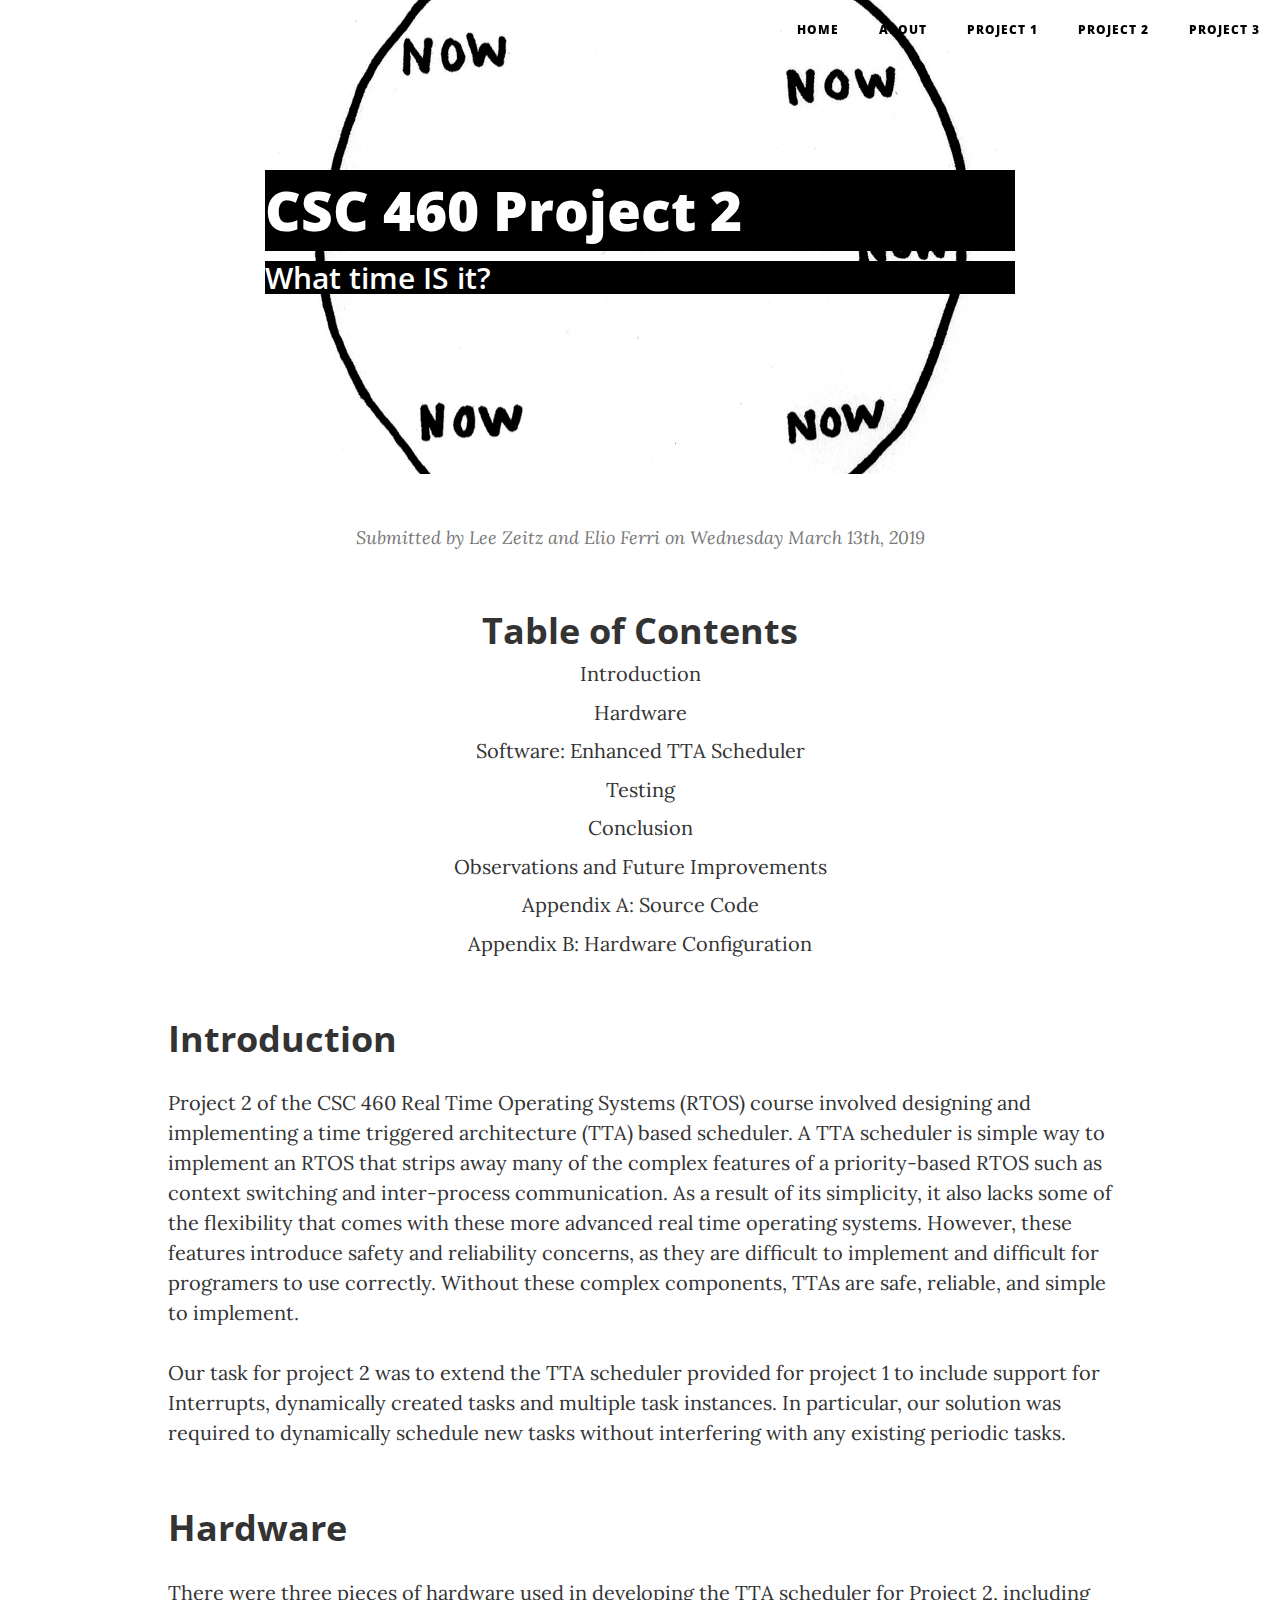
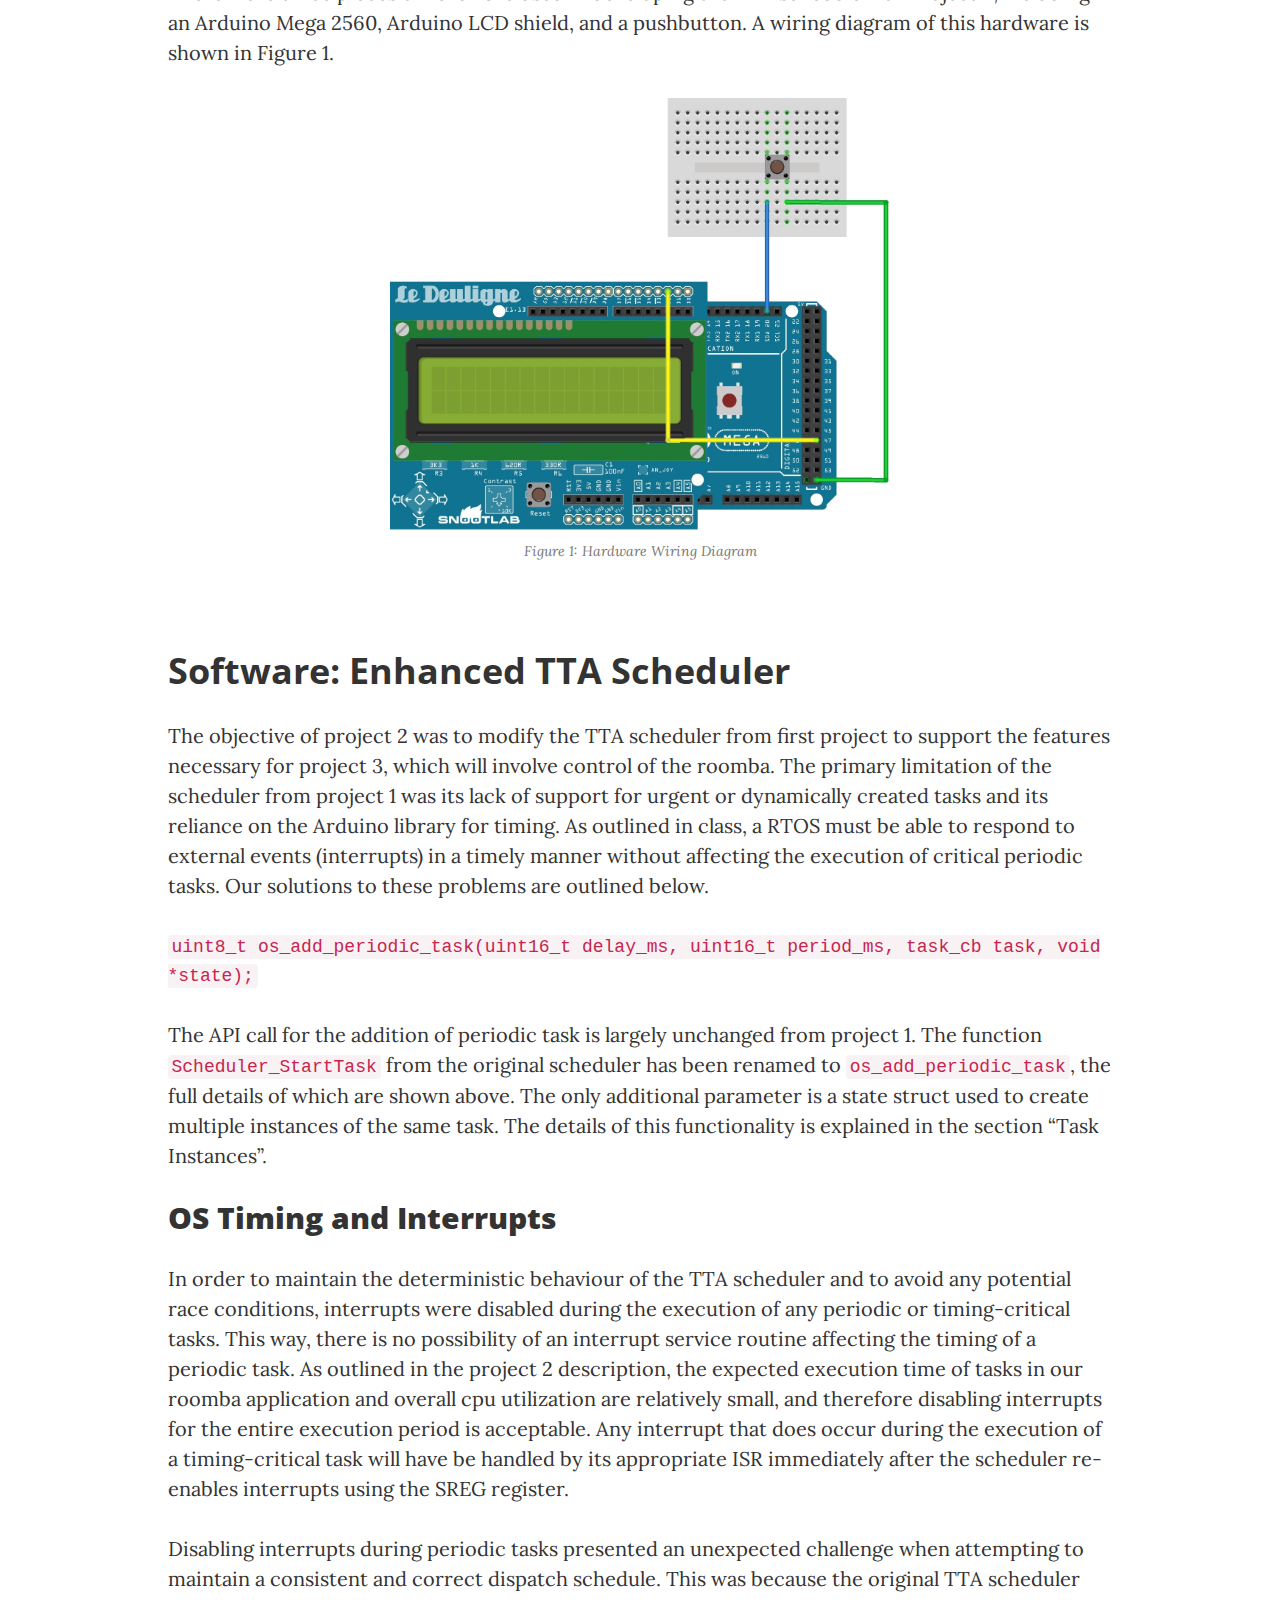
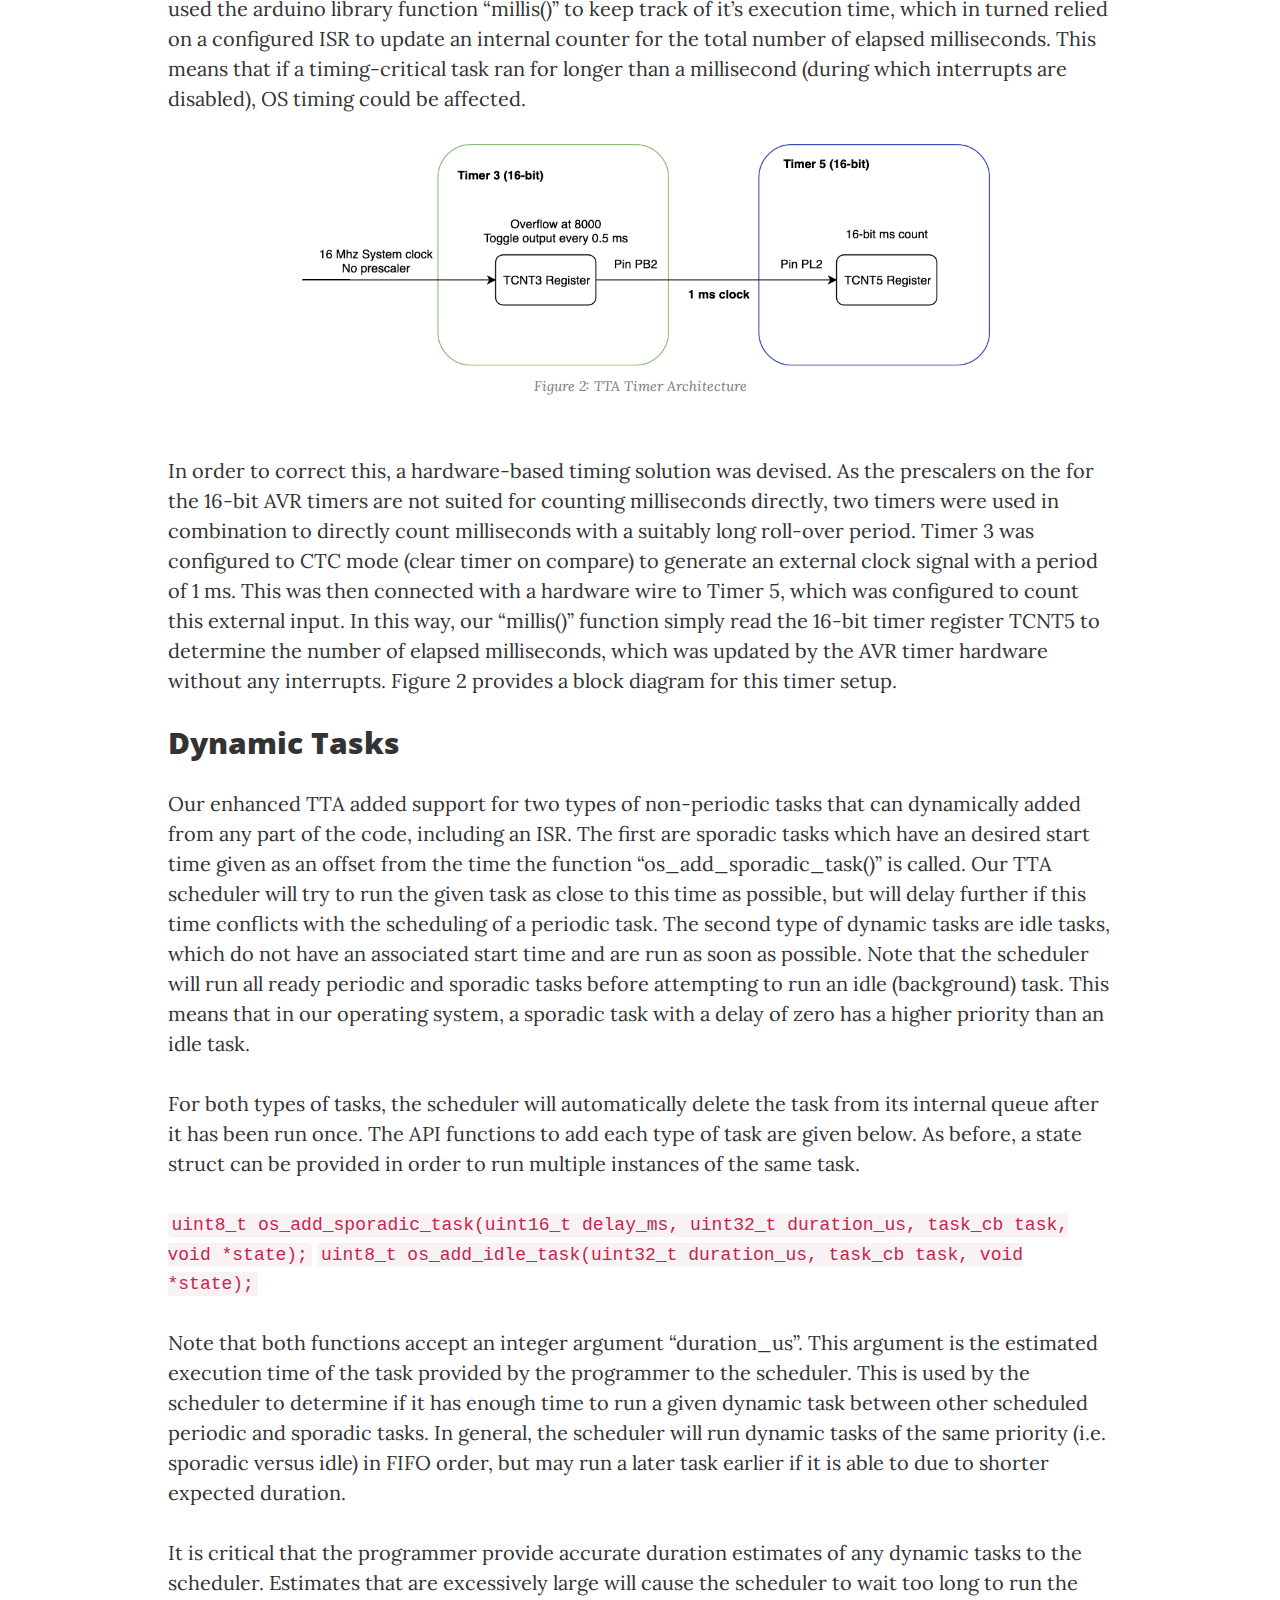
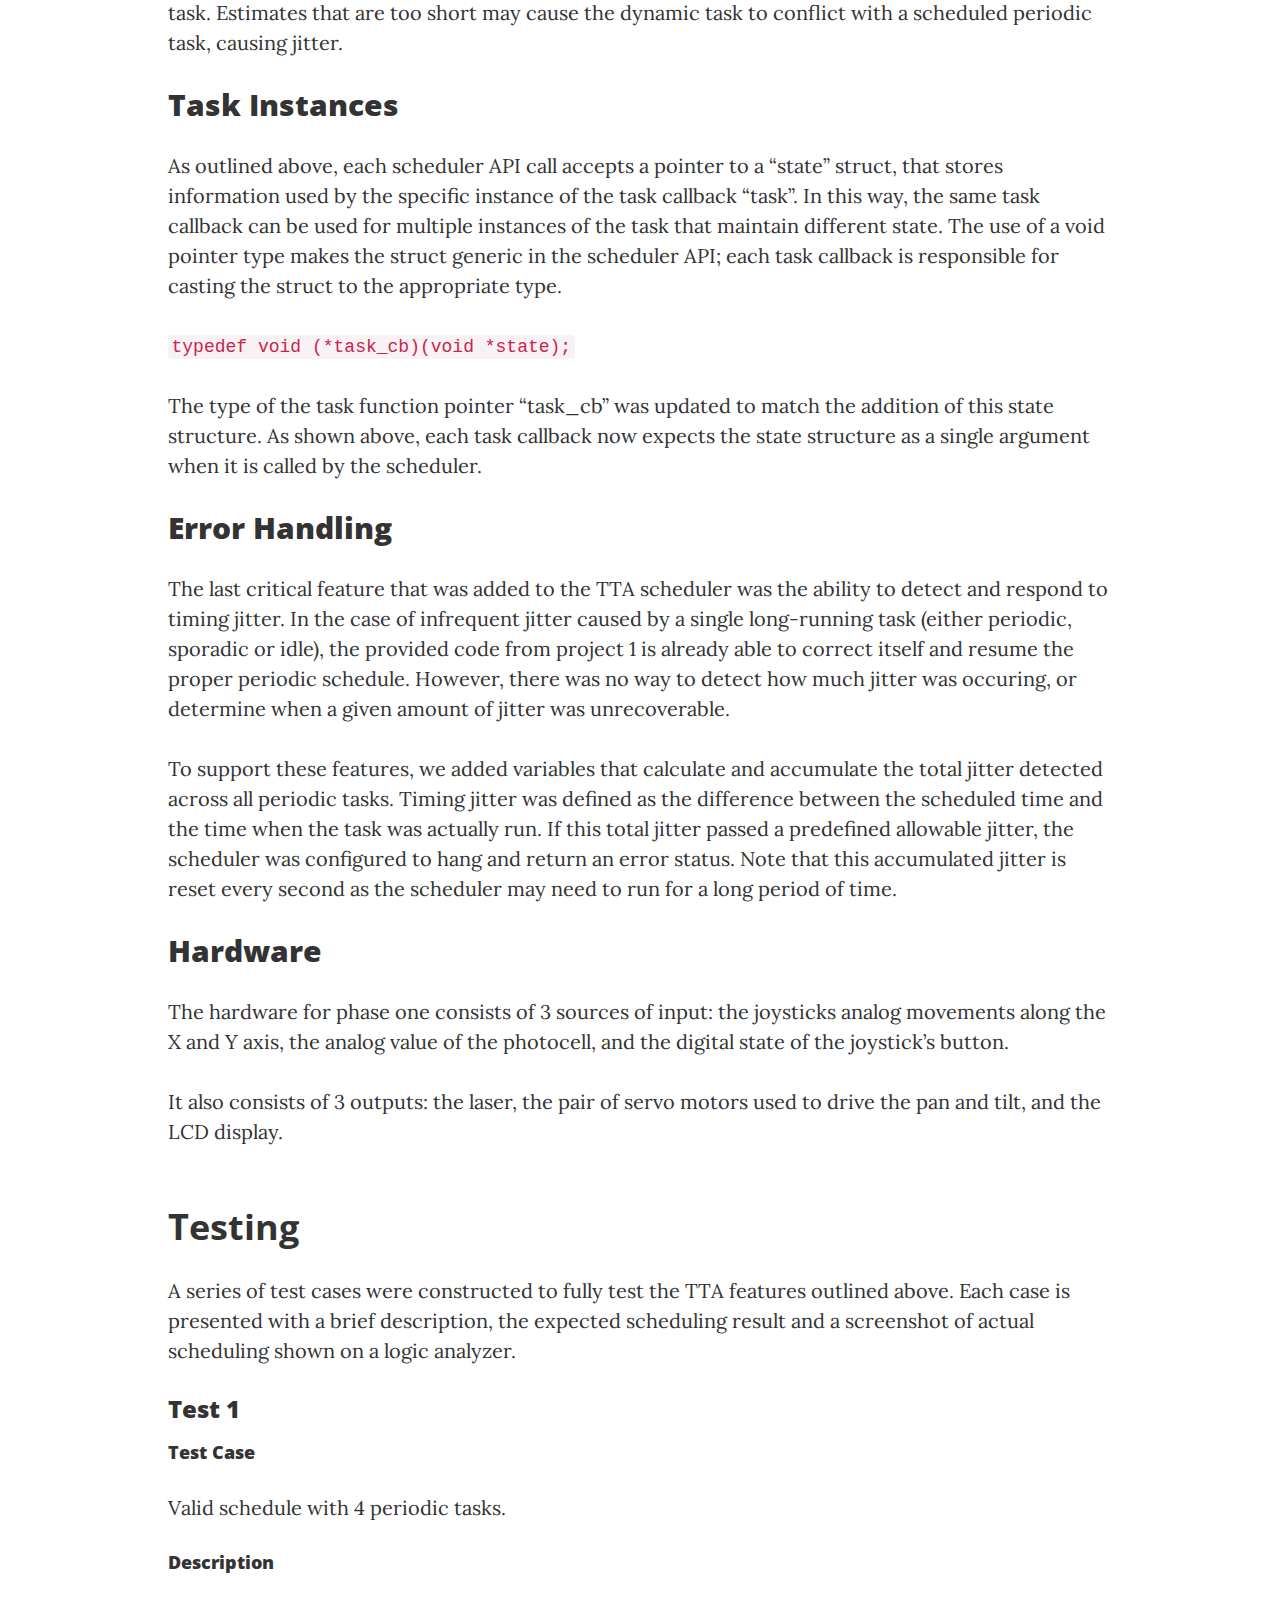
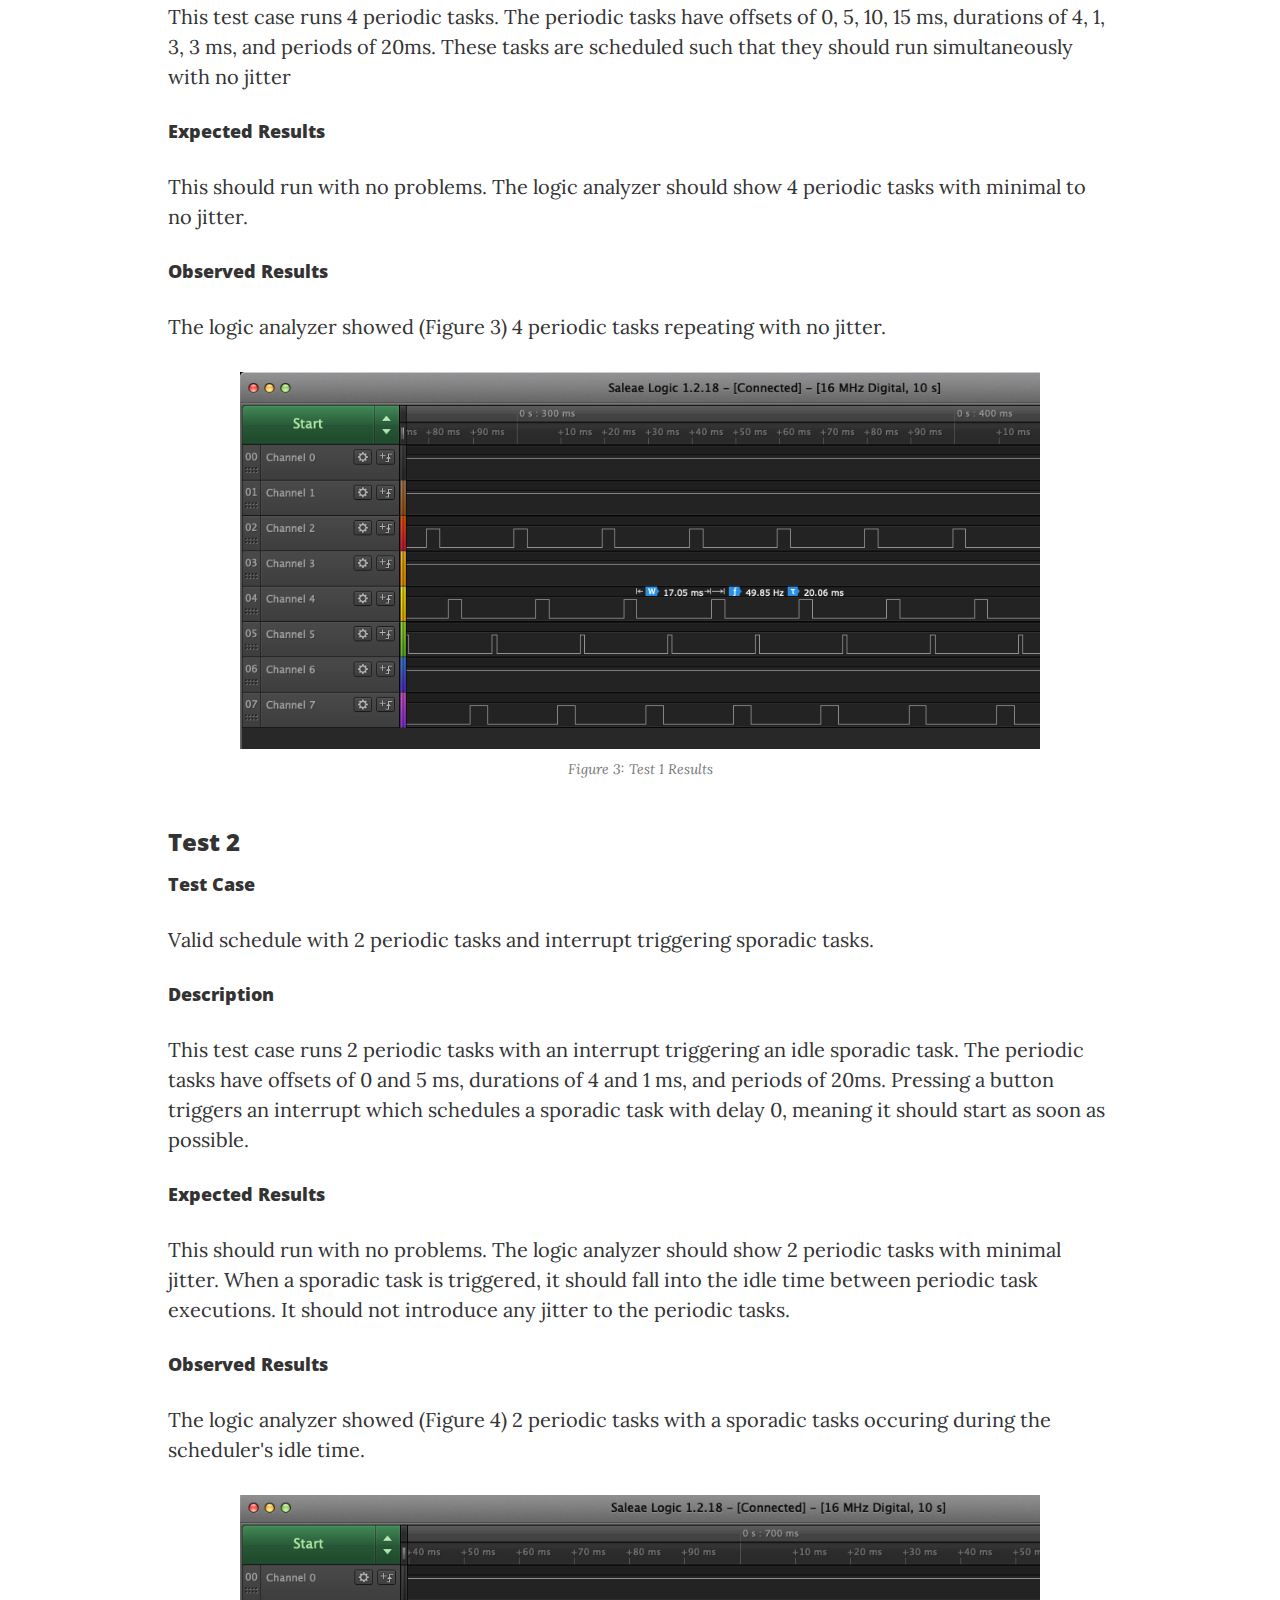
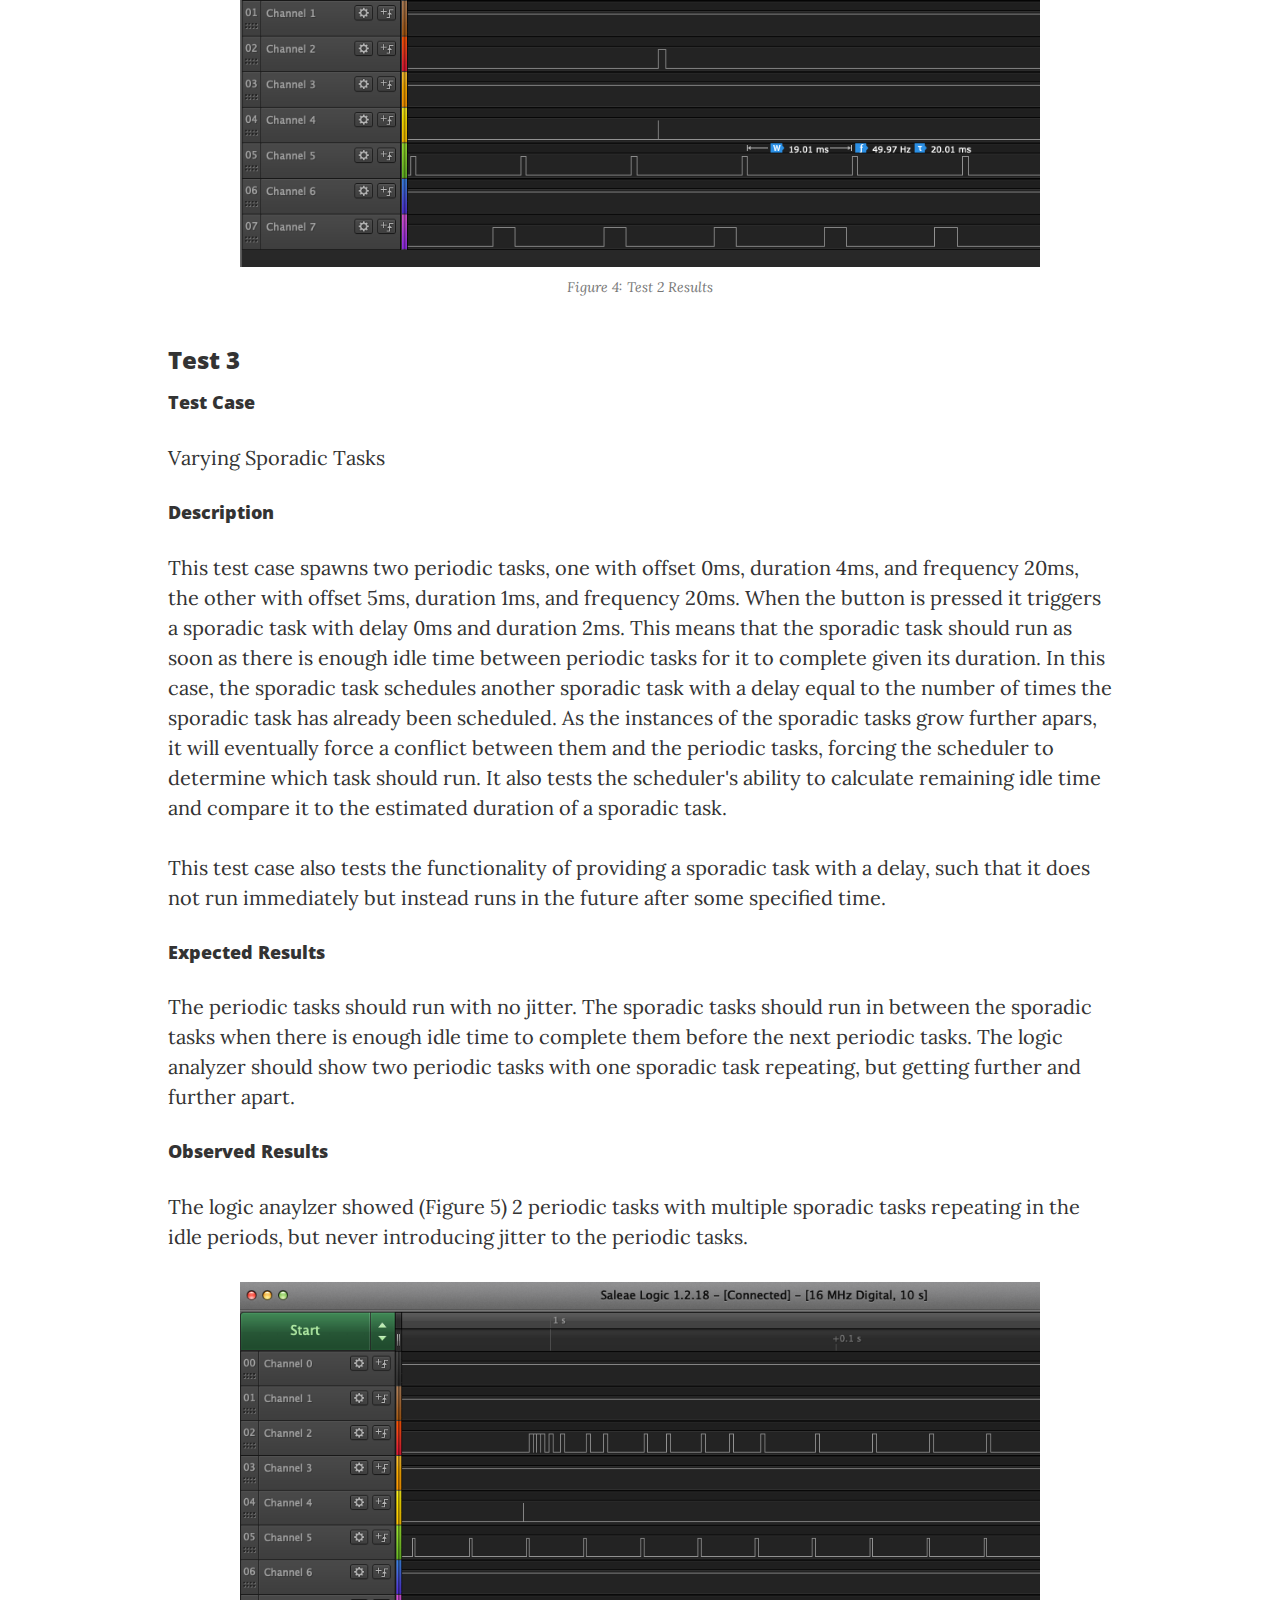
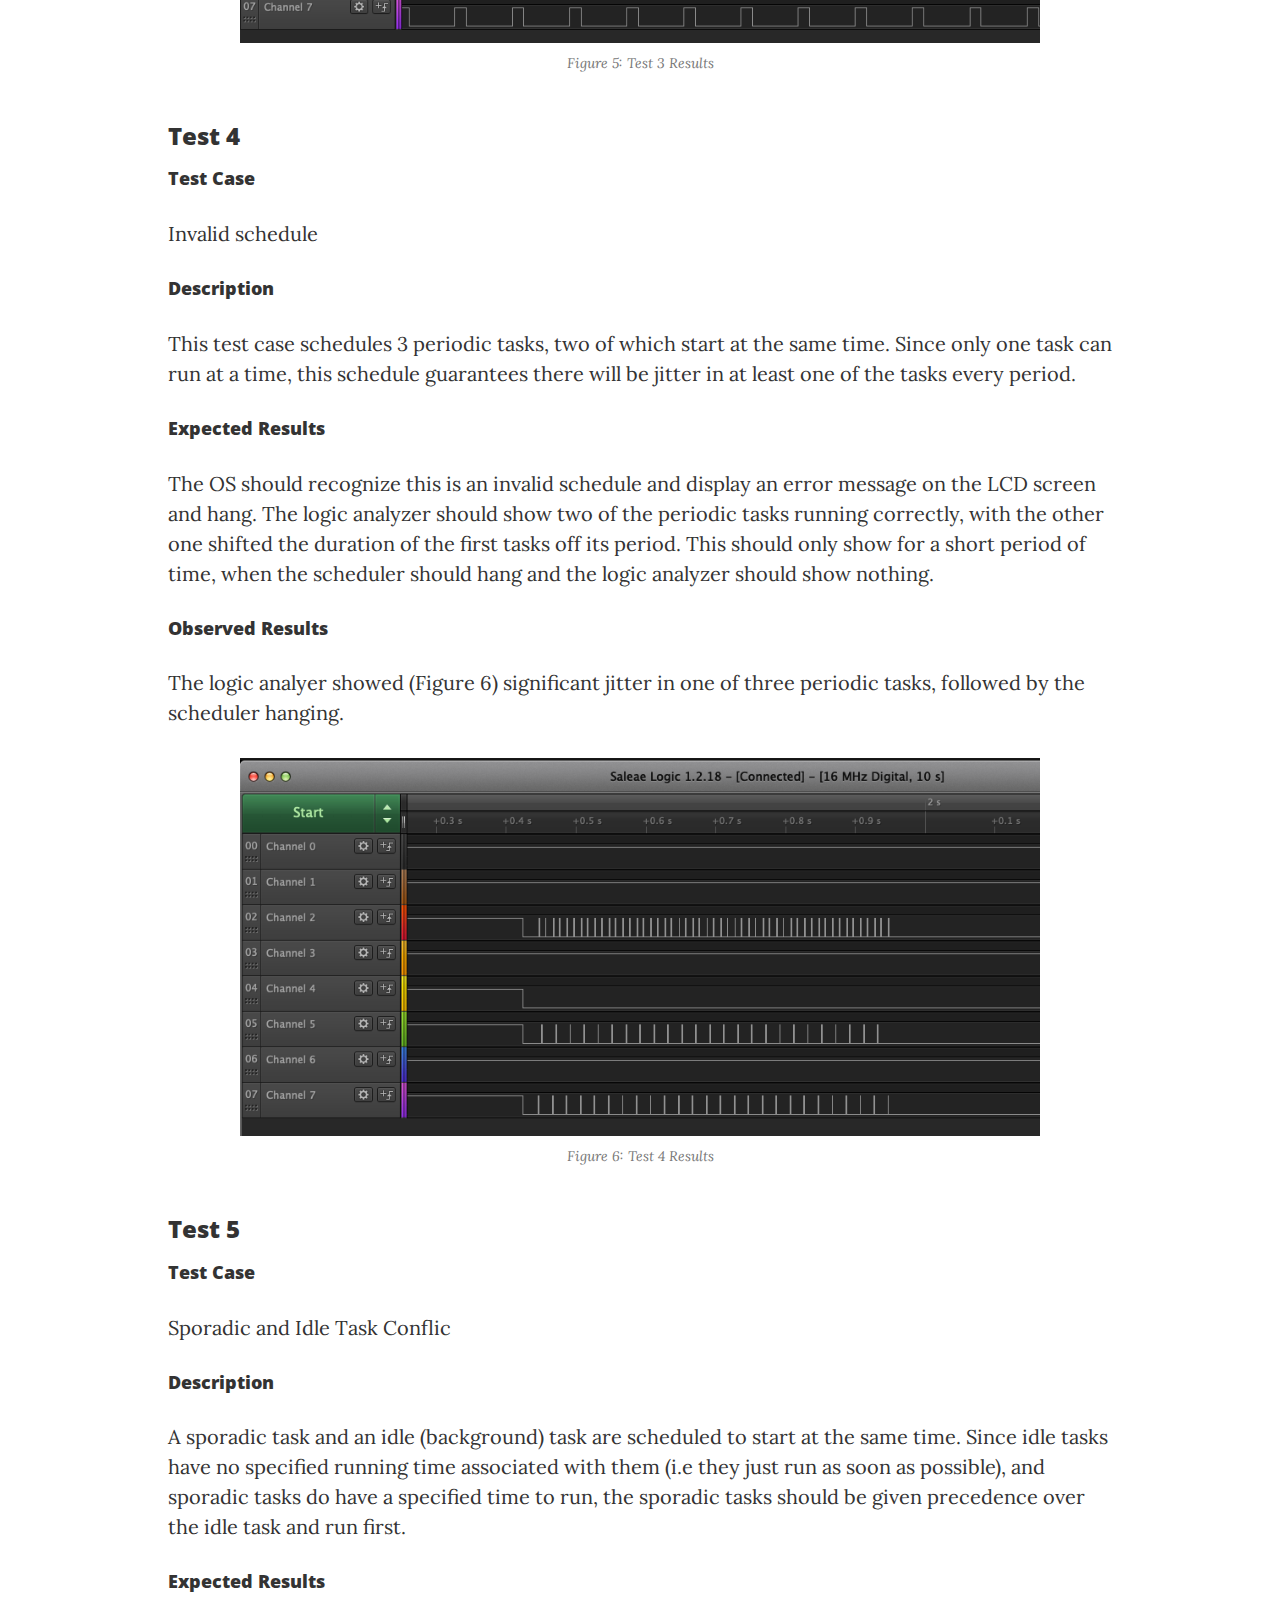
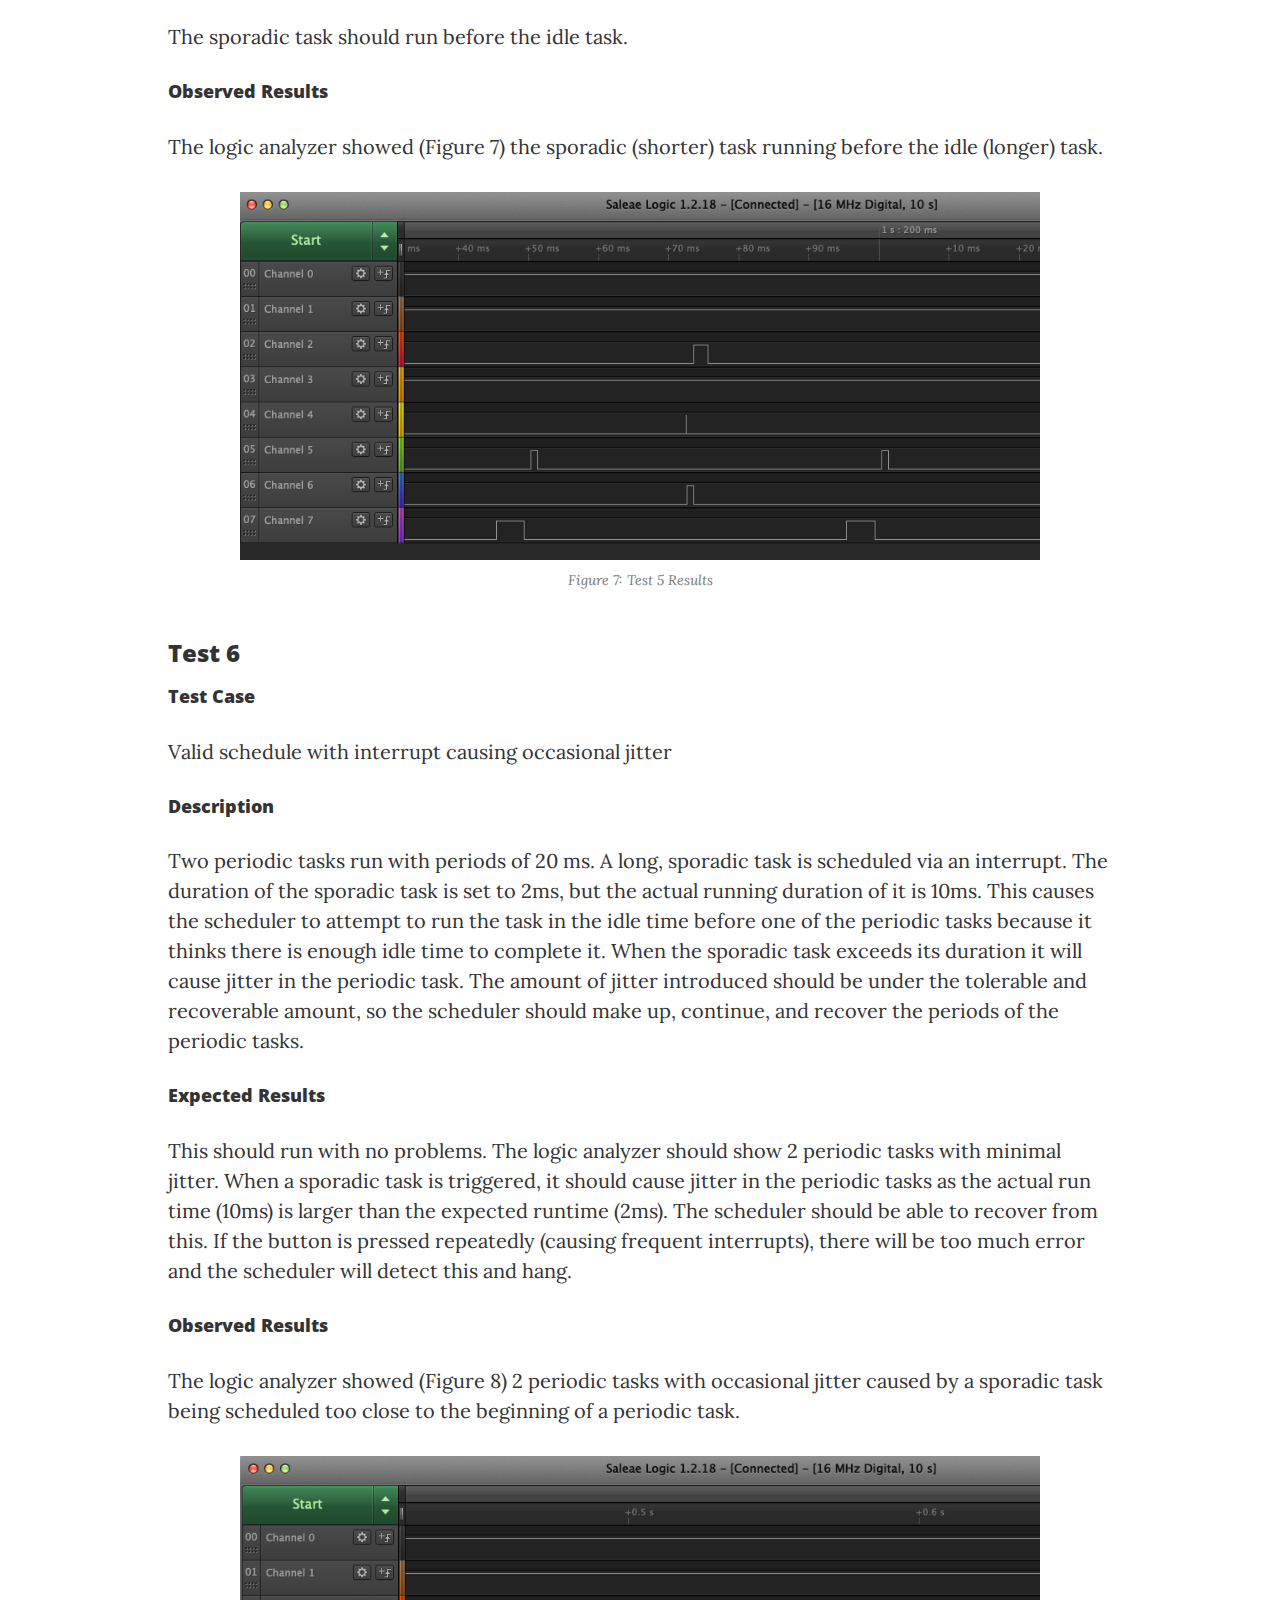
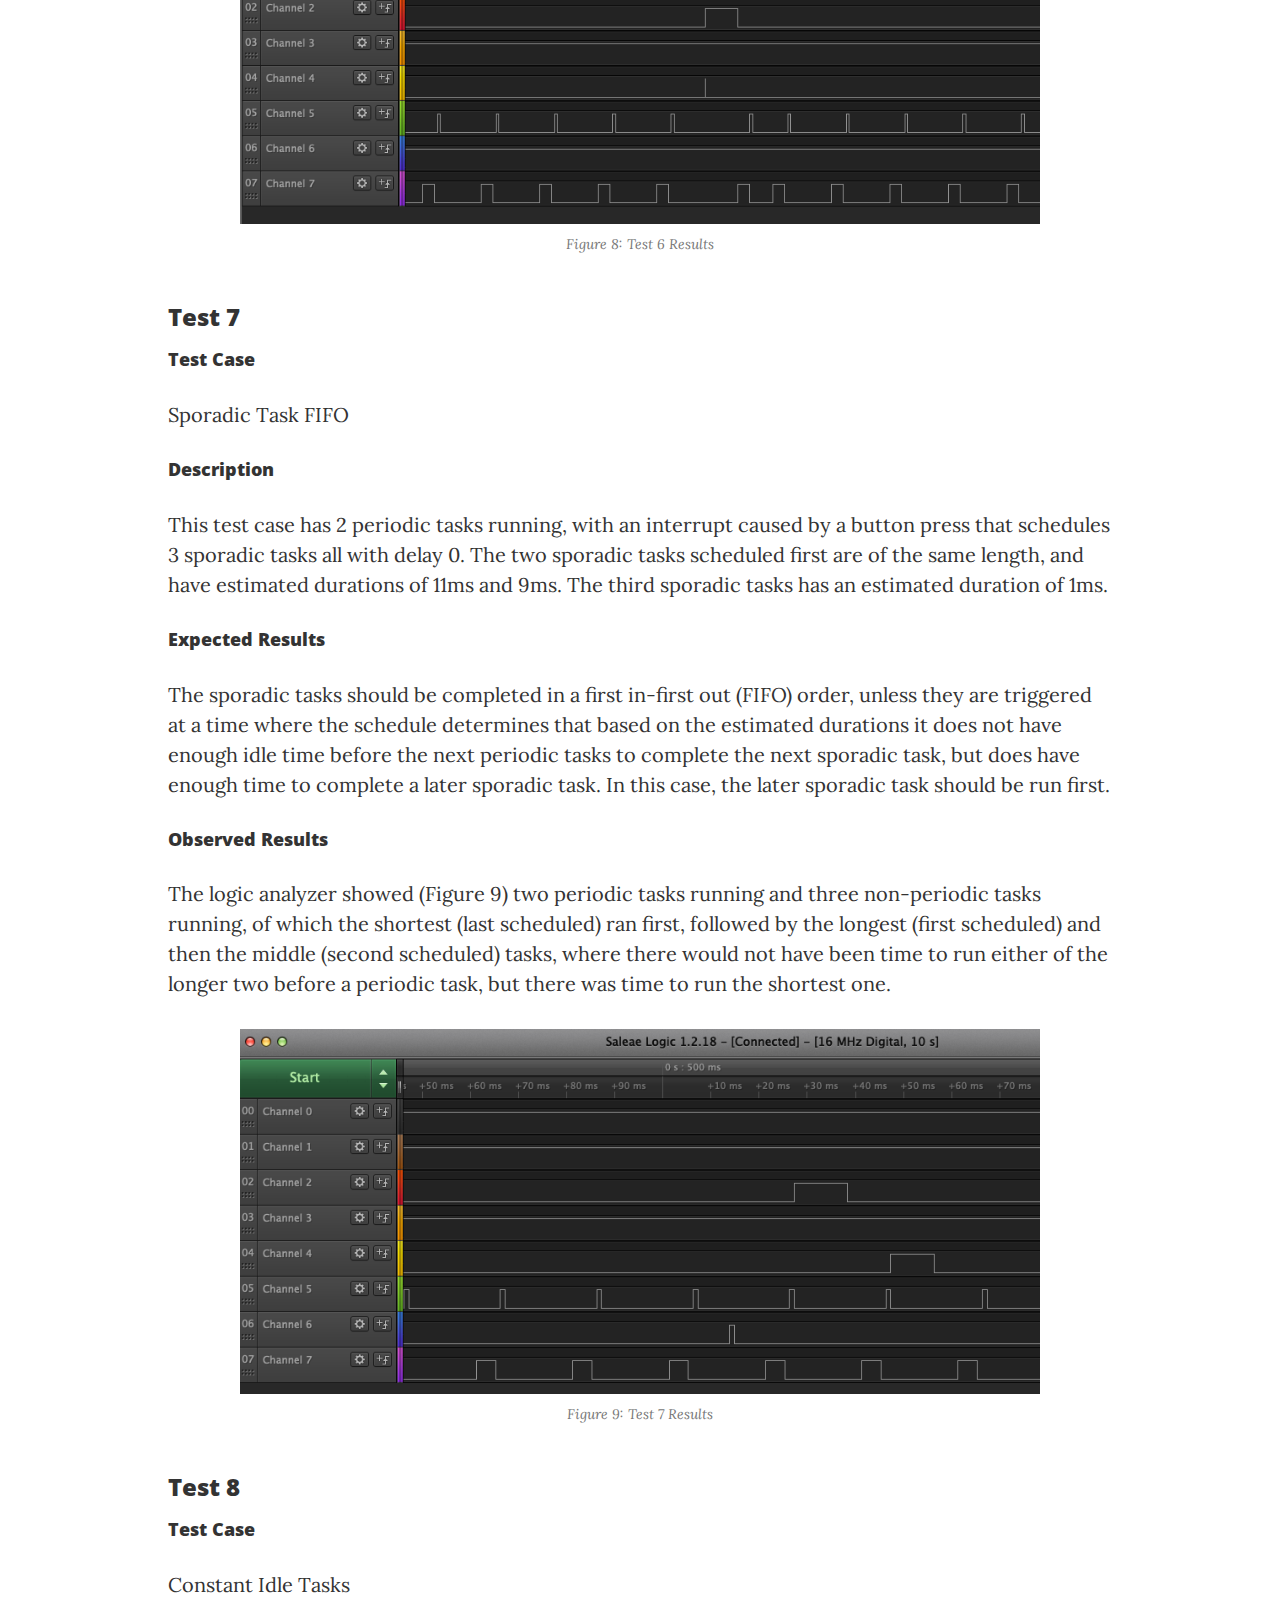
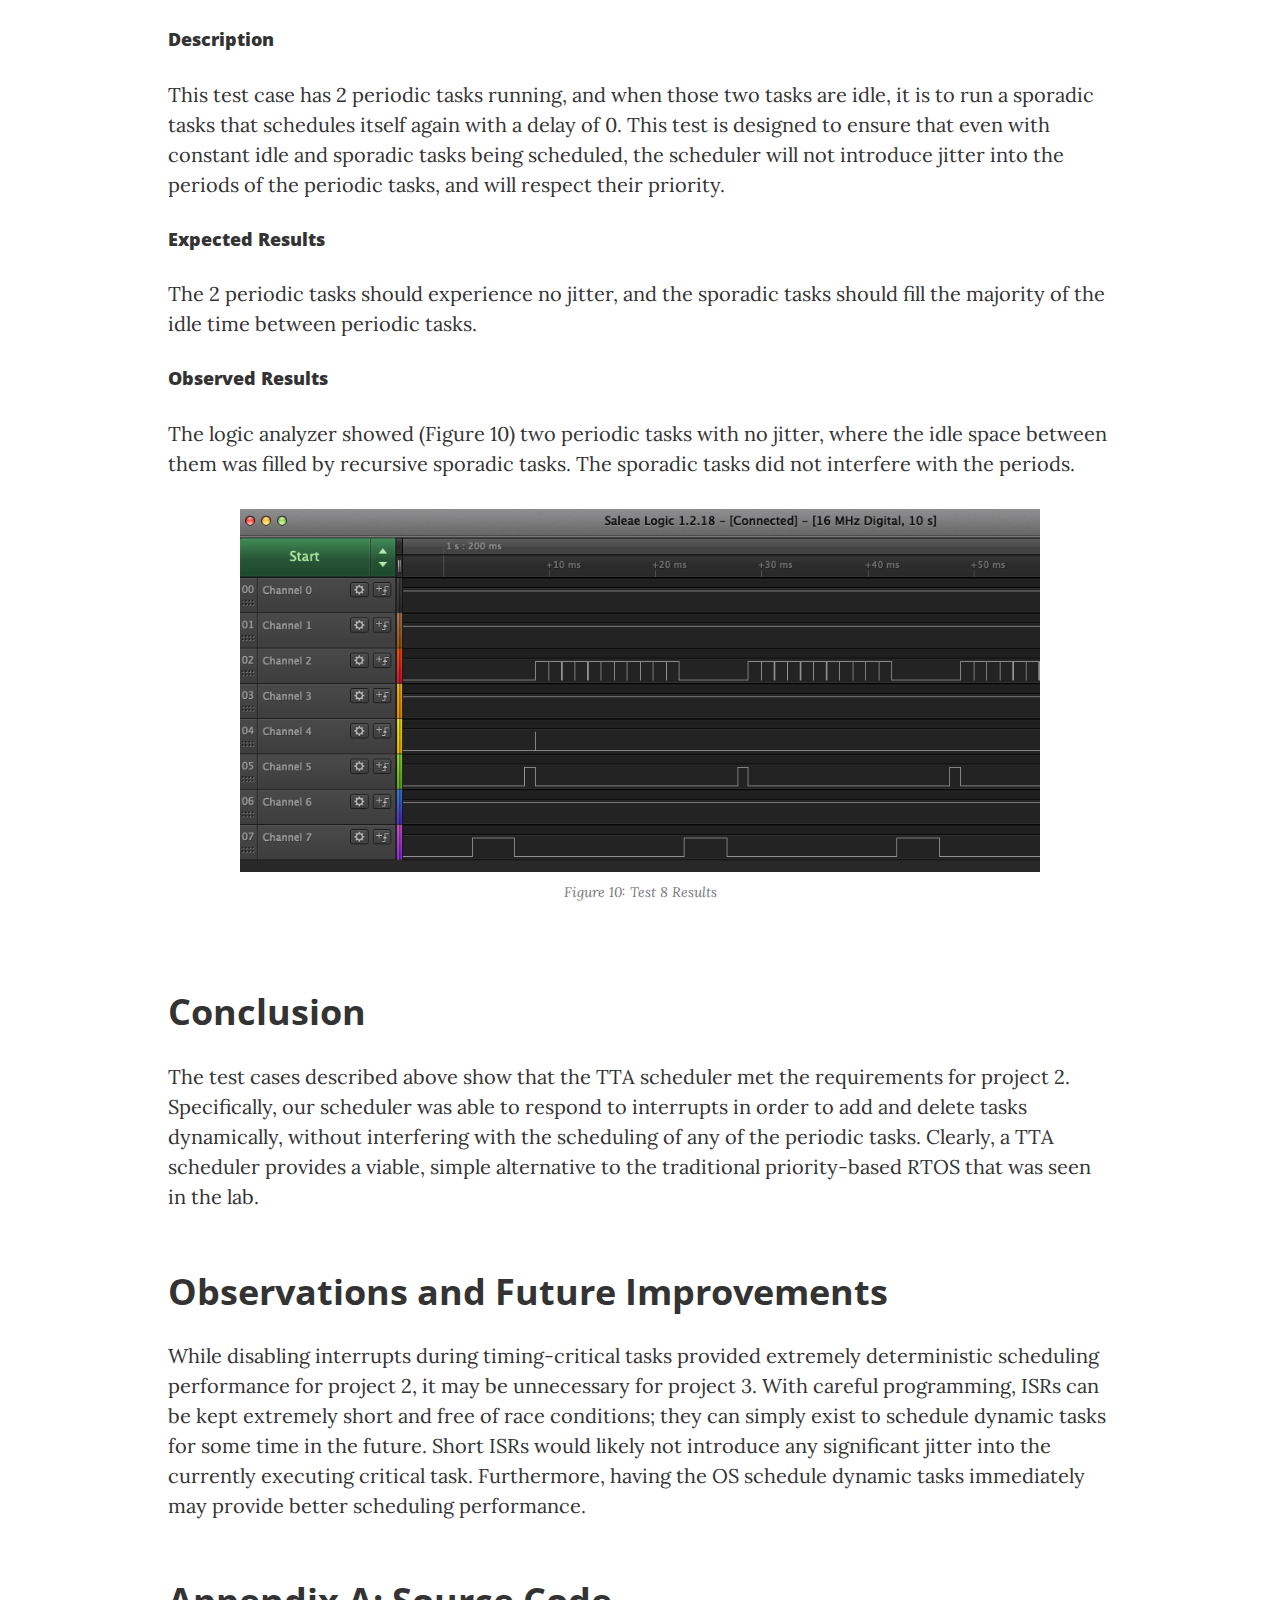
<file: project2.html>
<!DOCTYPE html>
<html lang="en">

<head>

    <meta charset="utf-8">
    <meta http-equiv="X-UA-Compatible" content="IE=edge">
    <meta name="viewport" content="width=device-width, initial-scale=1">
    <meta name="description" content="">
    <meta name="author" content="">
    <link rel="shortcut icon" type="image/gif" href="./img/clock.gif"/>


    <title>Project 2</title>

    <!-- Bootstrap Core CSS -->
    <link href="vendor/bootstrap/css/bootstrap.min.css" rel="stylesheet">

    <!-- Theme CSS -->
    <link href="css/clean-blog.min.css" rel="stylesheet">

    <!-- Custom Fonts -->
    <link href="vendor/font-awesome/css/font-awesome.min.css" rel="stylesheet" type="text/css">
    <link href='https://fonts.googleapis.com/css?family=Lora:400,700,400italic,700italic' rel='stylesheet' type='text/css'>
    <link href='https://fonts.googleapis.com/css?family=Open+Sans:300italic,400italic,600italic,700italic,800italic,400,300,600,700,800' rel='stylesheet' type='text/css'>

</head>

<body>

    <!-- Navigation -->
   <nav class="navbar navbar-default navbar-custom navbar-fixed-top">
        <div class="container-fluid">
            <!-- Collect the nav links, forms, and other content for toggling -->
            <div class="collapse navbar-collapse" id="bs-example-navbar-collapse-1">
                <ul class="nav navbar-nav navbar-right">
                    <li>
                        <a href="index.html" style="color:black">Home</a>
                    </li>
                    <li>
                        <a href="about.html" style="color:black">About</a>
                    </li>
                    <li>
                        <a href="project1.html" style="color:black">Project 1</a>
                    </li>
                    <li>
                        <a href="project2.html" style="color:black">Project 2</a>
                    </li>
                    <li>
                        <a href="project3.html" style="color:black">Project 3</a>
                    </li>
                </ul>
            </div>
            <!-- /.navbar-collapse -->
        </div>
        <!-- /.container -->
    </nav>

    <!-- Page Header -->
    <!-- Set your background image for this header on the line below. -->
    <header class="intro-header" style="background-image: url('img/clock.gif'); background-size: auto">
        <div class="container">
            <div class="row">
                <div class="col-lg-8 col-lg-offset-2 col-md-10 col-md-offset-1">
                    <div class="post-heading">
                        <h1 style="background-color: black; padding:10px 0px">CSC 460 Project 2</h1>
                        <h2 class="subheading" style="background-color: black">What time IS it?</h2>
                    </div>
                </div>
            </div>
        </div>
    </header>

    <!-- Post Content -->
    <article>
        <div class="container">
            <div class="row">
                <div class="col-lg-10 col-lg-offset-1 col-md-10 col-md-offset-1">
                    <div class="post-preview">
                        <p class="post-meta" style="text-align:center">Submitted by Lee Zeitz and Elio Ferri on Wednesday March 13th, 2019<p>
                    </div>
                    <h2 style="text-align:center" class="section-heading">Table of Contents</h2>
                    <div id="table-of-contents" style="text-align:center">
                        <div class="table-of-contents">
                            <a href="#introduction">Introduction</a>
                        </div>
                        <div class="table-of-contents">
                            <a href="#hardware">Hardware</a>
                        </div>
                        <div class="table-of-contents">
                            <a href="#software">Software: Enhanced TTA Scheduler</a>
                        </div>
                        <div class="table-of-contents">
                            <a href="#testing">Testing</a>
                        </div>
                        <div class="table-of-contents">
                            <a href="#conclusion">Conclusion</a>
                        </div>
                        <div class="table-of-contents">
                            <a href="#observations">Observations and Future Improvements</a>
                        </div>
                        <div class="table-of-contents">
                            <a href="#appendixa">Appendix A: Source Code</a>
                        </div>
                        <div class="table-of-contents">
                            <a href="appendixb">Appendix B: Hardware Configuration</a>
                        </div>
                    </div>

                    <h2 class="section-heading" id="introduction">Introduction</h2>
                    <p>Project 2 of the CSC 460 Real Time Operating Systems (RTOS) course involved designing and implementing a time triggered architecture (TTA) based scheduler. A TTA scheduler is simple way to implement an RTOS that strips away many of the complex features of a priority-based RTOS such as context switching and inter-process communication. As a result of its simplicity, it also lacks some of the flexibility that comes with these more advanced real time operating systems. However, these features introduce safety and reliability concerns, as they are difficult to implement and difficult for programers to use correctly. Without these complex components, TTAs are safe, reliable, and simple to implement.</p>
                    <p>Our task for project 2 was to extend the TTA scheduler provided for project 1 to include support for Interrupts, dynamically created tasks and multiple task instances. In particular, our solution was required to dynamically schedule new tasks without interfering with any existing periodic tasks.</p>

                    <h2 class="section-heading" id="hardware">Hardware</h2>
                    <p>There were three pieces of hardware used in developing the TTA scheduler for Project 2, including an Arduino Mega 2560, Arduino LCD shield, and a pushbutton. A wiring diagram of this hardware is shown in Figure 1.</p>
                    <div>
                        <a>
                            <img class="img-responsive" src="img/button-interrupt.jpg" alt="">
                        </a>
                        <span class="caption text-muted">Figure 1: Hardware Wiring Diagram</span>
                    </div>
                    
                    <h2 class="section-heading" id="software">Software: Enhanced TTA Scheduler</h2>
                    <p>The objective of project 2 was to modify the TTA scheduler from first project to support the features necessary for project 3, which will involve control of the roomba. The primary limitation of the scheduler from project 1 was its lack of support for urgent or dynamically created tasks and its reliance on the Arduino library for timing. As outlined in class, a RTOS must be able to respond to external events (interrupts) in a timely manner without affecting the execution of critical periodic tasks. Our solutions to these problems are outlined below.</p>
                    <code>uint8_t os_add_periodic_task(uint16_t delay_ms, uint16_t period_ms, task_cb task, void *state);</code>
                    <p>The API call for the addition of periodic task is largely unchanged from project 1. The function <code>Scheduler_StartTask</code> from the original scheduler has been renamed to <code>os_add_periodic_task</code>, the full details of which are shown above. The only additional parameter is a state struct used to create multiple instances of the same task. The details of this functionality is explained in the section “Task Instances”.</p>


                    <h2>OS Timing and Interrupts</h2>
                    <p>In order to maintain the deterministic behaviour of the TTA scheduler and to avoid any potential race conditions, interrupts were disabled during the execution of any periodic or timing-critical tasks. This way, there is no possibility of an interrupt service routine affecting the timing of a periodic task. As outlined in the project 2 description, the expected execution time of tasks in our roomba application and overall cpu utilization are relatively small, and therefore disabling interrupts for the entire execution period is acceptable. Any interrupt that does occur during the execution of a timing-critical task will have be handled by its appropriate ISR immediately after the scheduler re-enables interrupts using the SREG register.</p>
                    <p>Disabling interrupts during periodic tasks presented an unexpected challenge when attempting to maintain a consistent and correct dispatch schedule. This was because the original TTA scheduler used the arduino library function “millis()” to keep track of it’s execution time, which in turned relied on a configured ISR to update an internal counter for the total number of elapsed milliseconds. This means that if a timing-critical task ran for longer than a millisecond (during which interrupts are disabled), OS timing could be affected. </p>
                    <div>
                        <a>
                            <img class="img-responsive" style="width:700px" src="img/timing-diagram.png" alt="">
                        </a>
                        <span class="caption text-muted">Figure 2: TTA Timer Architecture</span>
                    </div>

                    <p>In order to correct this, a hardware-based timing solution was devised. As the prescalers on the for the 16-bit AVR timers are not suited for counting milliseconds directly, two timers were used in combination to directly count milliseconds with a suitably long roll-over period. Timer 3 was configured to CTC mode (clear timer on compare) to generate an external clock signal with a period of 1 ms. This was then connected with a hardware wire to Timer 5, which was configured to count this external input. In this way, our “millis()” function simply read the 16-bit timer register TCNT5 to determine the number of elapsed milliseconds, which was updated by the AVR timer hardware without any interrupts. Figure 2 provides a block diagram for this timer setup.</p>

                    <h2>Dynamic Tasks</h2>
                    <p>Our enhanced TTA added support for two types of non-periodic tasks that can dynamically added from any part of the code, including an ISR. The first are sporadic tasks which have an desired start time given as an offset from the time the function “os_add_sporadic_task()” is called. Our TTA scheduler will try to run the given task as close to this time as possible, but will delay further if this time conflicts with the scheduling of a periodic task. The second type of dynamic tasks are idle tasks, which do not have an associated start time and are run as soon as possible. Note that the scheduler will run all ready periodic and sporadic tasks before attempting to run an idle (background) task. This means that in our operating system, a sporadic task with a delay of zero has a higher priority than an idle task. </p>
                    <p>For both types of tasks, the scheduler will automatically delete the task from its internal queue after it has been run once. The API functions to add each type of task are given below. As before, a state struct can be provided in order to run multiple instances of the same task.</p>
                    <code>uint8_t os_add_sporadic_task(uint16_t delay_ms, uint32_t duration_us, task_cb task, void *state);</code>
                    <code>uint8_t os_add_idle_task(uint32_t duration_us, task_cb task, void *state);</code>
                    <p>Note that both functions accept an integer argument “duration_us”. This argument is the estimated execution time of the task provided by the programmer to the scheduler. This is used by the scheduler to determine if it has enough time to run a given dynamic task between other scheduled periodic and sporadic tasks. In general, the scheduler will run dynamic tasks of the same priority (i.e. sporadic versus idle) in FIFO order, but may run a later task earlier if it is able to due to shorter expected duration.</p>
                    <p>It is critical that the programmer provide accurate duration estimates of any dynamic tasks to the scheduler. Estimates that are excessively large will cause the scheduler to wait too long to run the task. Estimates that are too short may cause the dynamic task to conflict with a scheduled periodic task, causing jitter.</p>
                    
                    <h2>Task Instances</h2>
                    <p>As outlined above, each scheduler API call accepts a pointer to a “state” struct, that stores information used by the specific instance of the task callback “task”. In this way, the same task callback can be used for multiple instances of the task that maintain different state. The use of a void pointer type makes the struct generic in the scheduler API; each task callback is responsible for casting the struct to the appropriate type.</p>
                    <code>typedef void (*task_cb)(void *state);</code>
                    <p>The type of the task function pointer “task_cb” was updated to match the addition of this state structure. As shown above, each task callback now expects the state structure as a single argument when it is called by the scheduler.</p>
                    
                    <h2>Error Handling</h2>
                    <p>The last critical feature that was added to the TTA scheduler was the ability to detect and respond to timing jitter. In the case of infrequent jitter caused by a single long-running task (either periodic, sporadic or idle), the provided code from project 1 is already able to correct itself and resume the proper periodic schedule. However, there was no way to detect how much jitter was occuring, or determine when a given amount of jitter was unrecoverable.</p>
                    <p>To support these features, we added variables that calculate and accumulate the total jitter detected across all periodic tasks. Timing jitter was defined as the difference between the scheduled time and the time when the task was actually run. If this total jitter passed a predefined allowable jitter, the scheduler was configured to hang and return an error status. Note that this accumulated jitter is reset every second as the scheduler may need to run for a long period of time.</p>

                    <h2>Hardware</h2>
                    <p>The hardware for phase one consists of 3 sources of input: the joysticks analog movements along the X and Y axis, the analog value of the photocell, and the digital state of the joystick’s button. </p>
                    <p>It also consists of 3 outputs: the laser, the pair of servo motors used to drive the pan and tilt, and the LCD display.</p>

                    <h2 class="section-heading" id="testing">Testing</h2>
                    <p>A series of test cases were constructed to fully test the TTA features outlined above. Each case is presented with a brief description, the expected scheduling result and a screenshot of actual scheduling shown on a logic analyzer.</p>

                    <h3>Test 1<h3>
                    <h4>Test Case</h4>
                    <p>Valid schedule with 4 periodic tasks.</p>
                    <h4>Description</h4>
                    <p>This test case runs 4 periodic tasks. The periodic tasks have offsets of 0, 5, 10, 15 ms, durations of 4, 1, 3, 3 ms, and periods of 20ms. These tasks are scheduled such that they should run simultaneously with no jitter</p>
                    <h4>Expected Results</h4>
                    <p>This should run with no problems. The logic analyzer should show 4 periodic tasks with minimal to no jitter.</p>
                    <h4>Observed Results</h4>
                    <p>The logic analyzer showed (Figure 3) 4 periodic tasks repeating with no jitter.</p>
                    <div>
                        <a>
                            <img class="img-responsive" style="width:800px" src="img/test1.png" alt="">
                        </a>
                        <span class="caption text-muted">Figure 3: Test 1 Results</span>
                    </div>
                    
                    <h3>Test 2<h3>
                    <h4>Test Case</h4>
                    <p>Valid schedule with 2 periodic tasks and interrupt triggering sporadic tasks.</p>
                    <h4>Description</h4>
                    <p>This test case runs 2 periodic tasks with an interrupt triggering an idle sporadic task. The periodic tasks have offsets of 0 and 5 ms, durations of 4 and 1 ms, and periods of 20ms. Pressing a button triggers an interrupt which schedules a sporadic task with delay 0, meaning it should start as soon as possible.</p>
                    <h4>Expected Results</h4>
                    <p>This should run with no problems. The logic analyzer should show 2 periodic tasks with minimal jitter. When a sporadic task is triggered, it should fall into the idle time between periodic task executions. It should not introduce any jitter to the periodic tasks.</p>
                    <h4>Observed Results</h4>
                    <p>The logic analyzer showed (Figure 4) 2 periodic tasks with a sporadic tasks occuring during the scheduler's idle time.</p>
                    <div>
                        <a>
                            <img class="img-responsive" style="width:800px" src="img/test2.png" alt="">
                        </a>
                        <span class="caption text-muted">Figure 4: Test 2 Results</span>
                    </div>

                    <h3>Test 3<h3>
                    <h4>Test Case</h4>
                    <p>Varying Sporadic Tasks</p>
                    <h4>Description</h4>
                    <p>This test case spawns two periodic tasks, one with offset 0ms, duration 4ms, and frequency 20ms, the other with offset 5ms, duration 1ms, and frequency 20ms. When the button is pressed it triggers a sporadic task with delay 0ms and duration 2ms. This means that the sporadic task should run as soon as there is enough idle time between periodic tasks for it to complete given its duration. In this case, the sporadic task schedules another sporadic task with a delay equal to the number of times the sporadic task has already been scheduled. As the instances of the sporadic tasks grow further apars, it will eventually force a conflict between them and the periodic tasks, forcing the scheduler to determine which task should run. It also tests the scheduler's ability to calculate remaining idle time and compare it to the estimated duration of a sporadic task.</p>
                    <p>This test case also tests the functionality of providing a sporadic task with a delay, such that it does not run immediately but instead runs in the future after some specified time.</p>
                    <h4>Expected Results</h4>
                    <p>The periodic tasks should run with no jitter. The sporadic tasks should run in between the sporadic tasks when there is enough idle time to complete them before the next periodic tasks. The logic analyzer should show two periodic tasks with one sporadic task repeating, but getting further and further apart.</p>
                    <h4>Observed Results</h4>
                    <p>The logic anaylzer showed (Figure 5) 2 periodic tasks with multiple sporadic tasks repeating in the idle periods, but never introducing jitter to the periodic tasks.</p>
                    <div>
                        <a>
                            <img class="img-responsive" style="width:800px" src="img/test3.png" alt="">
                        </a>
                        <span class="caption text-muted">Figure 5: Test 3 Results</span>
                    </div>
                    
                    <h3>Test 4<h3>
                    <h4>Test Case</h4>
                    <p>Invalid schedule</p>
                    <h4>Description</h4>
                    <p>This test case schedules 3 periodic tasks, two of which start at the same time. Since only one task can run at a time, this schedule guarantees there will be jitter in at least one of the tasks every period. </p>
                    <h4>Expected Results</h4>
                    <p>The OS should recognize this is an invalid schedule and display an error message on the LCD screen and hang. The logic analyzer should show two of the periodic tasks running correctly, with the other one shifted the duration of the first tasks off its period. This should only show for a short period of time, when the scheduler should hang and the logic analyzer should show nothing.</p>
                    <h4>Observed Results</h4>
                    <p>The logic analyer showed (Figure 6) significant jitter in one of three periodic tasks, followed by the scheduler hanging.</p>
                    <div>
                        <a>
                            <img class="img-responsive" style="width:800px" src="img/test4.png" alt="">
                        </a>
                        <span class="caption text-muted">Figure 6: Test 4 Results</span>
                    </div>                    
                    
                    <h3>Test 5<h3>
                    <h4>Test Case</h4>
                    <p>Sporadic and Idle Task Conflic</p>
                    <h4>Description</h4>
                    <p>A sporadic task and an idle (background) task are scheduled to start at the same time. Since idle tasks have no specified running time associated with them (i.e they just run as soon as possible), and sporadic tasks do have a specified time to run, the sporadic tasks should be given precedence over the idle task and run first.</p>
                    <h4>Expected Results</h4>
                    <p>The sporadic task should run before the idle task.</p>
                    <h4>Observed Results</h4>
                    <p>The logic analyzer showed (Figure 7) the sporadic (shorter) task running before the idle (longer) task.</p>
                    <div>
                        <a>
                            <img class="img-responsive" style="width:800px" src="img/test5.png" alt="">
                        </a>
                        <span class="caption text-muted">Figure 7: Test 5 Results</span>
                    </div>

                    <h3>Test 6<h3>
                    <h4>Test Case</h4>
                    <p>Valid schedule with interrupt causing occasional jitter</p>
                    <h4>Description</h4>
                    <p>Two periodic tasks run with periods of 20 ms. A long, sporadic task is scheduled via an interrupt. The duration of the sporadic task is set to 2ms, but the actual running duration of it is 10ms. This causes the scheduler to attempt to run the task in the idle time before one of the periodic tasks because it thinks there is enough idle time to complete it. When the sporadic task exceeds its duration it will cause jitter in the periodic task. The amount of jitter introduced should be under the tolerable and recoverable amount, so the scheduler should make up, continue, and recover the periods of the periodic tasks.</p>
                    <h4>Expected Results</h4>
                    <p>This should run with no problems. The logic analyzer should show 2 periodic tasks with minimal jitter. When a sporadic task is triggered, it should cause jitter in the periodic tasks as the actual run time (10ms) is larger than the expected runtime (2ms). The scheduler should be able to recover from this. If the button is pressed repeatedly (causing frequent interrupts), there will be too much error and the scheduler will detect this and hang.</p>
                    <h4>Observed Results</h4>
                    <p>The logic analyzer showed (Figure 8) 2 periodic tasks with occasional jitter caused by a sporadic task being scheduled too close to the beginning of a periodic task.</p>
                    <div>
                        <a>
                            <img class="img-responsive" style="width:800px" src="img/test6.png" alt="">
                        </a>
                        <span class="caption text-muted">Figure 8: Test 6 Results</span>
                    </div>                    

                    <h3>Test 7<h3>
                    <h4>Test Case</h4>
                    <p>Sporadic Task FIFO</p>
                    <h4>Description</h4>
                    <p>This test case has 2 periodic tasks running, with an interrupt caused by a button press that schedules 3 sporadic tasks all with delay 0. The two sporadic tasks scheduled first are of the same length, and have estimated durations of 11ms and 9ms. The third sporadic tasks has an estimated duration of 1ms.</p>
                    <h4>Expected Results</h4>
                    <p>The sporadic tasks should be completed in a first in-first out (FIFO) order, unless they are triggered at a time where the schedule determines that based on the estimated durations it does not have enough idle time before the next periodic tasks to complete the next sporadic task, but does have enough time to complete a later sporadic task. In this case, the later sporadic task should be run first.</p>
                    <h4>Observed Results</h4>
                    <p>The logic analyzer showed (Figure 9) two periodic tasks running and three non-periodic tasks running, of which the shortest (last scheduled) ran first, followed by the longest (first scheduled) and then the middle (second scheduled) tasks, where there would not have been time to run either of the longer two before a periodic task, but there was time to run the shortest one.</p>
                    <div>
                        <a>
                            <img class="img-responsive" style="width:800px" src="img/test7.png" alt="">
                        </a>
                        <span class="caption text-muted">Figure 9: Test 7 Results</span>
                    </div>
                    
                    <h3>Test 8<h3>
                    <h4>Test Case</h4>
                    <p>Constant Idle Tasks</p>
                    <h4>Description</h4>
                    <p>This test case has 2 periodic tasks running, and when those two tasks are idle, it is to run a sporadic tasks that schedules itself again with a delay of 0. This test is designed to ensure that even with constant idle and sporadic tasks being scheduled, the scheduler will not introduce jitter into the periods of the periodic tasks, and will respect their priority.</p>
                    <h4>Expected Results</h4>
                    <p>The 2 periodic tasks should experience no jitter, and the sporadic tasks should fill the majority of the idle time between periodic tasks.</p>
                    <h4>Observed Results</h4>
                    <p>The logic analyzer showed (Figure 10) two periodic tasks with no jitter, where the idle space between them was filled by recursive sporadic tasks. The sporadic tasks did not interfere with the periods.</p>
                    <div>
                        <a>
                            <img class="img-responsive" style="width:800px" src="img/test8.png" alt="">
                        </a>
                        <span class="caption text-muted">Figure 10: Test 8 Results</span>
                    </div>
                    
                    <h2 class="section-heading" id="conclusion">Conclusion</h2>
                    <p>The test cases described above show that the TTA scheduler met the requirements for project 2. Specifically, our scheduler was able to respond to interrupts in order to add and delete tasks dynamically, without interfering with the scheduling of any of the periodic tasks. Clearly, a TTA scheduler provides a viable, simple alternative to the traditional priority-based RTOS that was seen in the lab.</p>

                    <h2 class="section-heading" id="observations">Observations and Future Improvements</h2>
                    <p>While disabling interrupts during timing-critical tasks provided extremely deterministic scheduling performance for project 2, it may be unnecessary for project 3. With careful programming, ISRs can be kept extremely short and free of race conditions; they can simply exist to schedule dynamic tasks for some time in the future. Short ISRs would likely not introduce any significant jitter into the currently executing critical task. Furthermore, having the OS schedule dynamic tasks immediately may provide better scheduling performance.</p>

                    <h2 class="section-heading" id="appendixa">Appendix A: Source Code</h2>
                    <a href="https://github.com/eferri/csc460project/tree/master/project2" target="blank" style="color: blue">Click here</a><span> to see our source code</span>

                    <h2 class="section-heading" id="appendixb">Appendix B: Hardware Configuration</h2>
                    <a>
                        <img class="img-responsive" style="width:800px;transform:rotate(270deg);" src="img/project2-overview.jpg" alt="">
                    </a>
                </div>
            </div>
        </div>
    </article>

    <hr>

    <!-- Footer -->
    <footer>
        <div class="container">
            <div class="row">
                <div class="col-lg-8 col-lg-offset-2 col-md-10 col-md-offset-1">
                </div>
            </div>
        </div>
    </footer>

    <!-- jQuery -->
    <script src="vendor/jquery/jquery.min.js"></script>

    <!-- Bootstrap Core JavaScript -->
    <script src="vendor/bootstrap/js/bootstrap.min.js"></script>

    <!-- Contact Form JavaScript -->
    <script src="js/jqBootstrapValidation.js"></script>
    <script src="js/contact_me.js"></script>

    <!-- Theme JavaScript -->
    <script src="js/clean-blog.min.js"></script>

</body>

</html>
</file>
<file: css/clean-blog.min.css>
/*!
 * Start Bootstrap - Clean Blog v3.3.7+1 (http://startbootstrap.com/template-overviews/clean-blog)
 * Copyright 2013-2017 Start Bootstrap
 * Licensed under MIT (https://github.com/BlackrockDigital/startbootstrap/blob/gh-pages/LICENSE)
 */a,body{color:#333}.navbar-custom .nav li a,.navbar-custom .navbar-brand,h1,h2,h3,h4,h5,h6{font-weight:800}.caption,.intro-header .page-heading,.intro-header .site-heading,footer .copyright{text-align:center}body{font-family:Lora,'Times New Roman',serif;font-size:20px;-webkit-tap-highlight-color:#0085A1}.intro-header .page-heading .subheading,.intro-header .post-heading .subheading,.intro-header .site-heading .subheading,.navbar-custom,h1,h2,h3,h4,h5,h6{font-family:'Open Sans','Helvetica Neue',Helvetica,Arial,sans-serif}p{line-height:1.5;margin:30px 0}p a{text-decoration:underline}a:focus,a:hover{color:#0085A1}blockquote{color:#777;font-style:italic}hr.small{max-width:100px;margin:15px auto;border-width:4px;border-color:#fff}.navbar-custom{position:absolute;top:0;left:0;width:100%;z-index:3}.navbar-custom .navbar-header .navbar-toggle{color:#777;font-weight:800;text-transform:uppercase;font-size:12px}.navbar-custom .nav li a{text-transform:uppercase;font-size:12px;letter-spacing:1px}@media only screen and (min-width:768px){.navbar-custom{background:0 0;border-bottom:1px solid transparent}.navbar-custom .navbar-brand{color:#fff;padding:20px}.navbar-custom .navbar-brand:focus,.navbar-custom .navbar-brand:hover{color:rgba(255,255,255,.8)}.navbar-custom .nav li a{color:#fff;padding:20px}.navbar-custom .nav li a:focus,.navbar-custom .nav li a:hover{color:rgba(255,255,255,.8)}.navbar-custom .nav li ul.dropdown-menu a{color:#333}.navbar-custom .nav li ul.dropdown-menu a:focus,.navbar-custom .nav li ul.dropdown-menu a:hover{color:#0085A1}}@media only screen and (min-width:1170px){.navbar-custom{-webkit-transition:background-color .3s;-moz-transition:background-color .3s;transition:background-color .3s;-webkit-transform:translate3d(0,0,0);-moz-transform:translate3d(0,0,0);-ms-transform:translate3d(0,0,0);-o-transform:translate3d(0,0,0);transform:translate3d(0,0,0);-webkit-backface-visibility:hidden;backface-visibility:hidden}.navbar-custom.is-fixed{position:fixed;top:-61px;background-color:rgba(255,255,255,.9);border-bottom:1px solid #f2f2f2;-webkit-transition:-webkit-transform .3s;-moz-transition:-moz-transform .3s;transition:transform .3s}.navbar-custom.is-fixed .navbar-brand{color:#333}.navbar-custom.is-fixed .navbar-brand:focus,.navbar-custom.is-fixed .navbar-brand:hover{color:#0085A1}.navbar-custom.is-fixed .nav li a{color:#333}.navbar-custom.is-fixed .nav li a:focus,.navbar-custom.is-fixed .nav li a:hover{color:#0085A1}.navbar-custom.is-visible{-webkit-transform:translate3d(0,100%,0);-moz-transform:translate3d(0,100%,0);-ms-transform:translate3d(0,100%,0);-o-transform:translate3d(0,100%,0);transform:translate3d(0,100%,0)}}.intro-header{background:center center no-repeat;-webkit-background-size:cover;-moz-background-size:cover;background-size:cover;-o-background-size:cover;margin-bottom:50px}.intro-header .page-heading,.intro-header .post-heading,.intro-header .site-heading{padding:100px 0 50px;color:#fff}.intro-header .page-heading h1,.intro-header .site-heading h1{margin-top:0;font-size:50px}.intro-header .page-heading .subheading,.intro-header .site-heading .subheading{font-size:24px;line-height:1.1;display:block;font-weight:300;margin:10px 0 0}@media only screen and (min-width:768px){.intro-header .page-heading,.intro-header .post-heading,.intro-header .site-heading{padding:150px 0}.intro-header .page-heading h1,.intro-header .site-heading h1{font-size:80px}}.intro-header .post-heading h1{font-size:35px}.intro-header .post-heading .meta,.intro-header .post-heading .subheading{line-height:1.1;display:block}.intro-header .post-heading .subheading{font-size:24px;margin:10px 0 30px;font-weight:600}.intro-header .post-heading .meta{font-family:Lora,'Times New Roman',serif;font-style:italic;font-weight:300;font-size:20px}.intro-header .post-heading .meta a{color:#fff}@media only screen and (min-width:768px){.intro-header .post-heading h1{font-size:55px}.intro-header .post-heading .subheading{font-size:30px}}.post-preview>a{color:#333}.post-preview>a:focus,.post-preview>a:hover{text-decoration:none;color:#0085A1}.post-preview>a>.post-title{font-size:30px;margin-top:30px;margin-bottom:10px}.post-preview>a>.post-subtitle{margin:0 0 10px;font-weight:300}.post-preview>.post-meta{color:#777;font-size:18px;font-style:italic;margin-top:0}.post-preview>.post-meta>a{text-decoration:none;color:#333}.post-preview>.post-meta>a:focus,.post-preview>.post-meta>a:hover{color:#0085A1;text-decoration:underline}@media only screen and (min-width:768px){.post-preview>a>.post-title{font-size:36px}}.section-heading{font-size:36px;margin-top:60px;font-weight:700}.btn,.pager li>a,.pager li>span{font-family:'Open Sans','Helvetica Neue',Helvetica,Arial,sans-serif;text-transform:uppercase;font-weight:800;letter-spacing:1px}.caption{font-size:14px;padding:10px 10px 30px 10px;font-style:italic;margin:0;display:block;border-bottom-right-radius:5px;border-bottom-left-radius:5px}footer{padding:50px 0 65px}footer .list-inline{margin:0;padding:0}footer .copyright{font-size:14px;margin-bottom:0}.floating-label-form-group{font-size:14px;position:relative;margin-bottom:0;padding-bottom:.5em;border-bottom:1px solid #eee}.floating-label-form-group input,.floating-label-form-group textarea{z-index:1;position:relative;padding-right:0;padding-left:0;border:none;border-radius:0;font-size:1.5em;background:0 0;box-shadow:none!important;resize:none}.floating-label-form-group label{display:block;z-index:0;position:relative;top:2em;margin:0;font-size:.85em;line-height:1.764705882em;vertical-align:middle;vertical-align:baseline;opacity:0;-webkit-transition:top .3s ease,opacity .3s ease;-moz-transition:top .3s ease,opacity .3s ease;-ms-transition:top .3s ease,opacity .3s ease;transition:top .3s ease,opacity .3s ease}.floating-label-form-group::not(:first-child){padding-left:14px;border-left:1px solid #eee}.floating-label-form-group-with-value label{top:0;opacity:1}.floating-label-form-group-with-focus label{color:#0085A1}form .row:first-child .floating-label-form-group{border-top:1px solid #eee}.btn{font-size:14px;border-radius:0;padding:15px 25px}.btn-lg{font-size:16px;padding:25px 35px}.btn-default:focus,.btn-default:hover{background-color:#0085A1;border:1px solid #0085A1;color:#fff}.pager{margin:20px 0 0}.pager li>a,.pager li>span{font-size:14px;padding:15px 25px;background-color:#fff;border-radius:0}.pager li>a:focus,.pager li>a:hover{color:#fff;background-color:#0085A1;border:1px solid #0085A1}.pager .disabled>a,.pager .disabled>a:focus,.pager .disabled>a:hover,.pager .disabled>span{color:#777;background-color:#333;cursor:not-allowed}::-moz-selection{color:#fff;text-shadow:none;background:#0085A1}::selection{color:#fff;text-shadow:none;background:#0085A1}img::selection{color:#fff;background:0 0}img::-moz-selection{color:#fff;background:0 0}.table-content th{font-weight:normal}table,th,td{border: 1px solid black;border-collapse: collapse}th,td{padding: 5px 10px}img{margin-left:auto;margin-right:auto;width:500px;height:400px}html{scroll-behavior:smooth}.table-of-contents{margin:10px 0px}#table-of-content{text-align:center}
</file>
